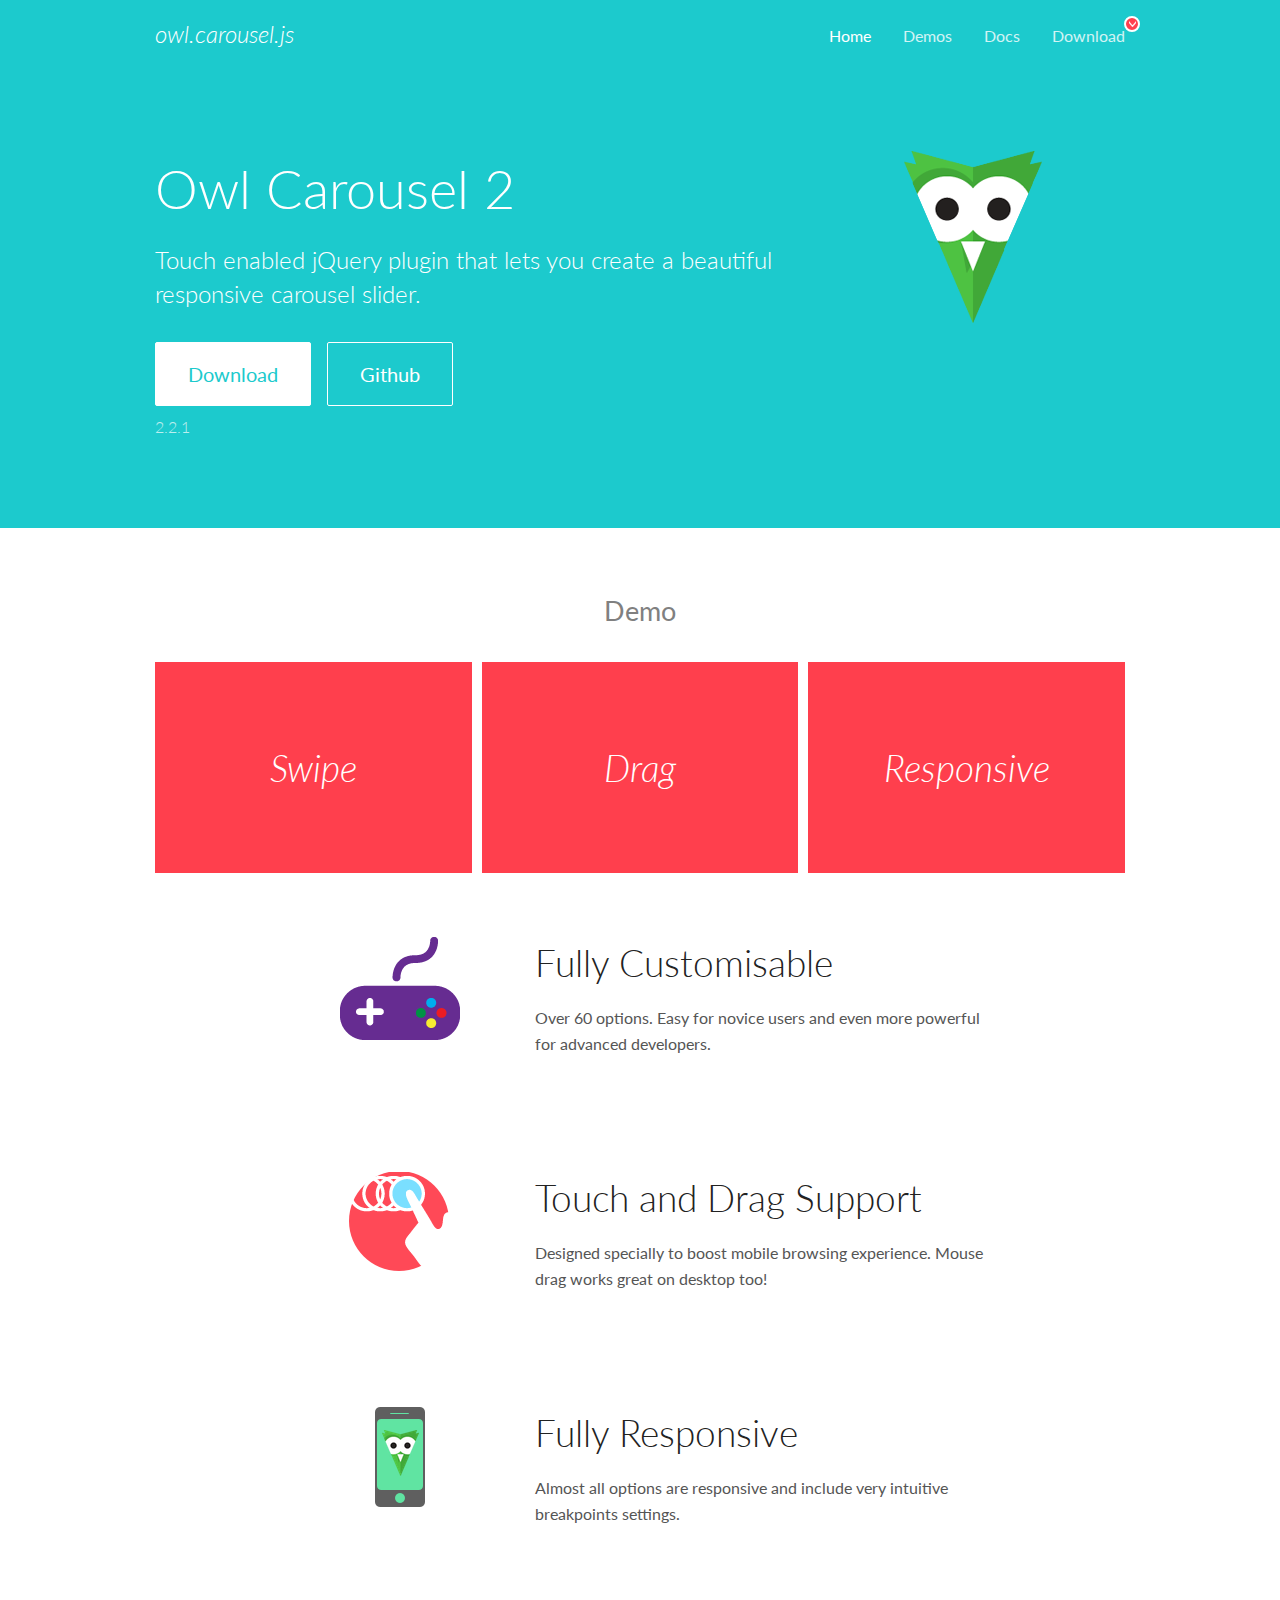
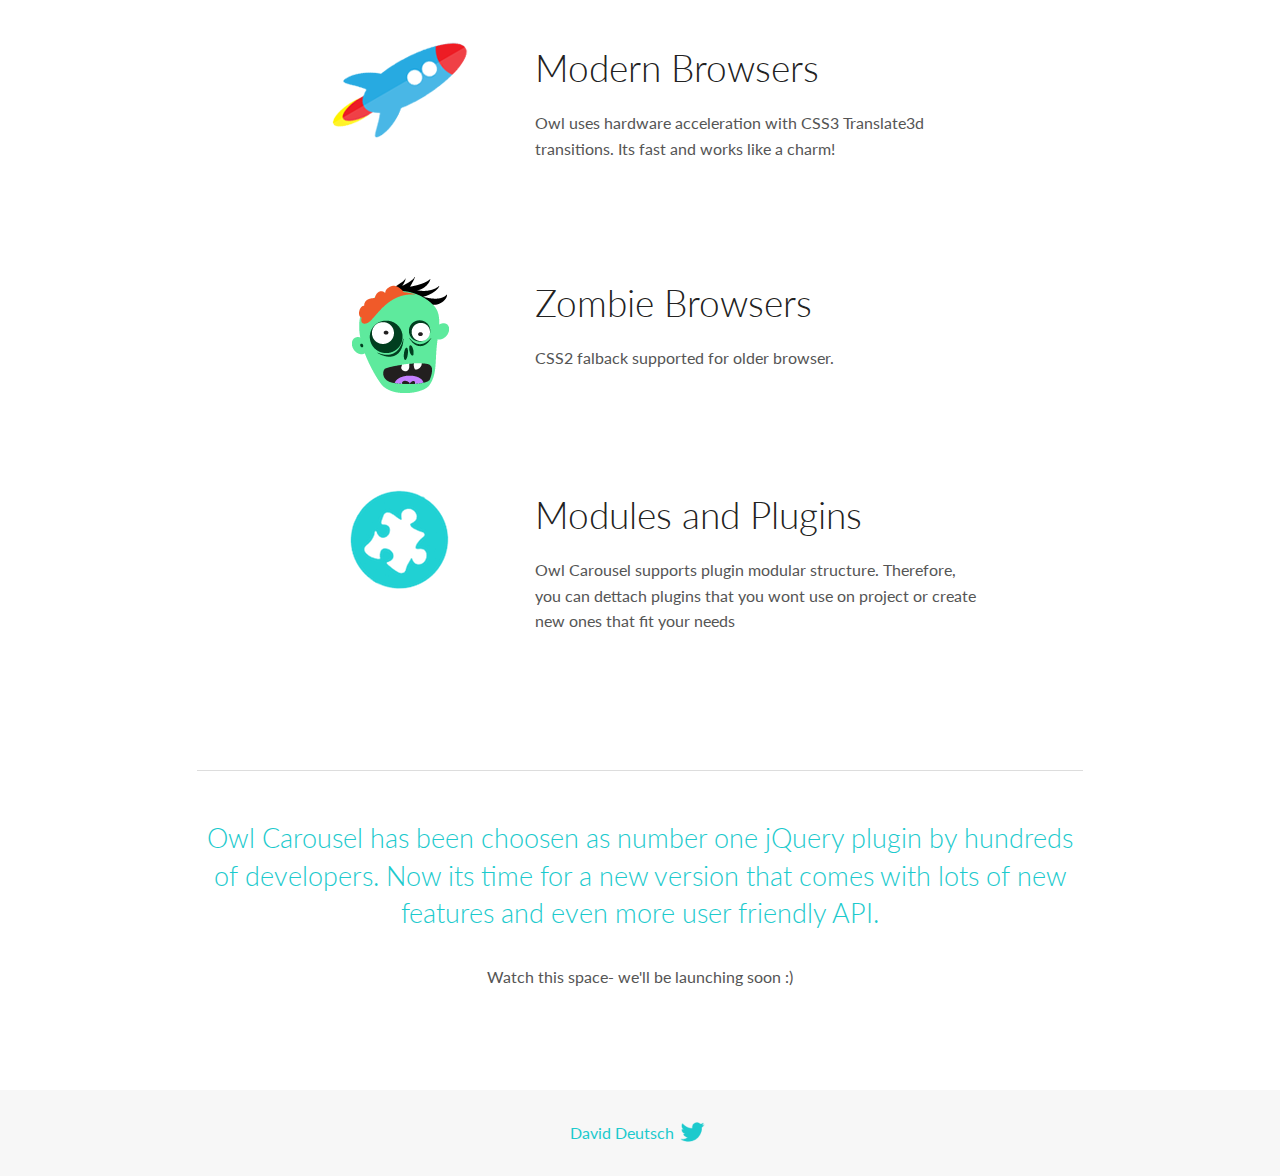
<file: assets/lib/owl.carousel/docs/index.html>
<!DOCTYPE html>
<html lang="en">
  <head>

    <!-- head -->
    <meta charset="utf-8">
    <meta name="msapplication-tap-highlight" content="no" />
    <meta name="viewport" content="width=device-width, initial-scale=1.0" />
    <meta name="description" content="Touch enabled jQuery plugin that lets you create beautiful responsive carousel slider.">
    <meta name="author" content="David Deutsch">
    <title>
      Home | Owl Carousel | 2.2.1
    </title>

    <!-- Stylesheets -->
    <link href='https://fonts.googleapis.com/css?family=Lato:300,400,700,400italic,300italic' rel='stylesheet' type='text/css'>
    <link rel="stylesheet" href="assets/css/docs.theme.min.css">

    <!-- Owl Stylesheets -->
    <link rel="stylesheet" href="assets/owlcarousel/assets/owl.carousel.min.css">
    <link rel="stylesheet" href="assets/owlcarousel/assets/owl.theme.default.min.css">

    <!-- HTML5 shim and Respond.js IE8 support of HTML5 elements and media queries -->

    <!--[if lt IE 9]>
      <script src="https://oss.maxcdn.com/libs/html5shiv/3.7.0/html5shiv.js"></script>
      <script src="https://oss.maxcdn.com/libs/respond.js/1.3.0/respond.min.js"></script>
    <![endif]-->

    <!-- Favicons -->
    <link rel="apple-touch-icon-precomposed" sizes="144x144" href="assets/ico/apple-touch-icon-144-precomposed.png">
    <link rel="shortcut icon" href="assets/ico/favicon.png">
    <link rel="shortcut icon" href="favicon.ico">

    <!-- Yeah i know js should not be in header. Its required for demos.-->

    <!-- javascript -->
    <script src="assets/vendors/jquery.min.js"></script>
    <script src="assets/owlcarousel/owl.carousel.js"></script>
  </head>
  <body>

    <!-- header -->
    <header class="header">
      <div class="row">
        <div class="large-12 columns">
          <div class="brand left">
            <h3>
              <a href="/OwlCarousel2/">owl.carousel.js</a> 
            </h3>
          </div>
          <a id="toggle-nav" class="right">
            <span></span> <span></span> <span></span> 
          </a> 
          <div class="nav-bar">
            <ul class="clearfix">
              <li class="active">
                <a href="/OwlCarousel2/index.html">Home</a> 
              </li>
              <li> <a href="/OwlCarousel2/demos/demos.html">Demos</a>  </li>
              <li> <a href="/OwlCarousel2/docs/started-welcome.html">Docs</a>  </li>
              <li>
                <a href="https://github.com/OwlCarousel2/OwlCarousel2/archive/2.2.1.zip">Download</a> 
                <span class="download"></span> 
              </li>
            </ul>
          </div>
        </div>
      </div>
    </header>

    <!-- home panel -->
    <section id="hero">
      <div class="row">
        <div class="large-8 medium-8 columns">
          <h1>Owl Carousel 2</h1>
          <h4>Touch enabled jQuery plugin that lets you create a beautiful responsive carousel slider.</h4>
          <a href="https://github.com/OwlCarousel2/OwlCarousel2/archive/2.2.1.zip" class="hero-button">Download</a> 
          <a href="https://github.com/OwlCarousel2/OwlCarousel2" class="hero-button outline">Github</a> 
          <p>2.2.1</p>
        </div>
        <div class="large-4 medium-4 columns">
          <img class="owl-logo" src="assets/img/owl-logo.png" alt="mr. Owl">
        </div>
      </div>
    </section>

    <!-- body -->
    <div class="home-demo">
      <div class="row">
        <div class="large-12 columns">
          <h3>Demo</h3>
          <div class="owl-carousel">
            <div class="item">
              <h2>Swipe</h2>
            </div>
            <div class="item">
              <h2>Drag</h2>
            </div>
            <div class="item">
              <h2>Responsive</h2>
            </div>
            <div class="item">
              <h2>CSS3</h2>
            </div>
            <div class="item">
              <h2>Fast</h2>
            </div>
            <div class="item">
              <h2>Easy</h2>
            </div>
            <div class="item">
              <h2>Free</h2>
            </div>
            <div class="item">
              <h2>Upgradable</h2>
            </div>
            <div class="item">
              <h2>Tons of options</h2>
            </div>
            <div class="item">
              <h2>Infinity</h2>
            </div>
            <div class="item">
              <h2>Auto Width</h2>
            </div>
          </div>
        </div>
      </div>
    </div>
    <script>
      var owl = $('.owl-carousel');
      owl.owlCarousel({
        margin: 10,
        loop: true,
        responsive: {
          0: {
            items: 1
          },
          600: {
            items: 2
          },
          1000: {
            items: 3
          }
        }
      })
    </script>

    <!-- features -->
    <div id="features">
      <div class="row">
        <div class="small-12 medium-9 small-centered columns">
          <section class="row feature">
            <div class="medium-4 small-12 columns">
              <img src="assets/img/feature-options.png" alt="">
            </div>
            <div class="medium-8 small-12 columns">
              <h2>Fully Customisable</h2>
              <p>Over 60 options. Easy for novice users and even more powerful for advanced developers.</p>
            </div>
          </section>
          <section class="row feature">
            <div class="medium-4 small-12 columns">
              <img src="assets/img/feature-drag.png" alt="">
            </div>
            <div class="medium-8 small-12 columns">
              <h2>Touch and Drag Support</h2>
              <p>Designed specially to boost mobile browsing experience. Mouse drag works great on desktop too!</p>
            </div>
          </section>
          <section class="row feature">
            <div class="medium-4 small-12 columns">
              <img src="assets/img/feature-responsive.png" alt="">
            </div>
            <div class="medium-8 small-12 columns">
              <h2>Fully Responsive</h2>
              <p>Almost all options are responsive and include very intuitive breakpoints settings.</p>
            </div>
          </section>
          <section class="row feature">
            <div class="medium-4 small-12 columns">
              <img src="assets/img/feature-modern.png" alt="">
            </div>
            <div class="medium-8 small-12 columns">
              <h2>Modern Browsers</h2>
              <p>Owl uses hardware acceleration with CSS3 Translate3d transitions. Its fast and works like a charm! </p>
            </div>
          </section>
          <section class="row feature">
            <div class="medium-4 small-12 columns">
              <img src="assets/img/feature-zombie.png" alt="">
            </div>
            <div class="medium-8 small-12 columns">
              <h2>Zombie Browsers</h2>
              <p>CSS2 falback supported for older browser.</p>
            </div>
          </section>
          <section class="row feature">
            <div class="medium-4 small-12 columns">
              <img src="assets/img/feature-module.png" alt="">
            </div>
            <div class="medium-8 small-12 columns">
              <h2>Modules and Plugins</h2>
              <p>Owl Carousel supports plugin modular structure. Therefore, you can dettach plugins that you wont use on project or create new ones that fit your needs</p>
            </div>
          </section>
        </div>
      </div>
    </div>

    <!-- footer -->
    <section id="teaser-text">
      <div class="row">
        <div class="small-12 medium-11 small-centered columns">
          <hr>
          <h3 id="owl-carousel-has-been-choosen-as-number-one-jquery-plugin-by-hundreds-of-developers-now-its-time-for-a-new-version-that-comes-with-lots-of-new-features-and-even-more-user-friendly-api-">Owl Carousel has been choosen as number one jQuery plugin by hundreds of developers. Now its time for a new version that comes with lots of new features and even more user friendly API.</h3>
          <p>Watch this space- we&#39;ll be launching soon :)</p>
        </div>
      </div>
    </section>

    <!-- footer -->
    <footer class="footer">
      <div class="row">
        <div class="large-12 columns">
          <h5>
            <a href="/OwlCarousel2/docs/support-contact.html">David Deutsch</a> 
            <a id="custom-tweet-button" href="https://twitter.com/share?url=https://github.com/OwlCarousel2/OwlCarousel2&text=Owl Carousel - This is so awesome! " target="_blank"></a> 
          </h5>
        </div>
      </div>
    </footer>

    <!-- vendors -->
    <script src="assets/vendors/highlight.js"></script>
    <script src="assets/js/app.js"></script>
  </body>
</html>
</file>
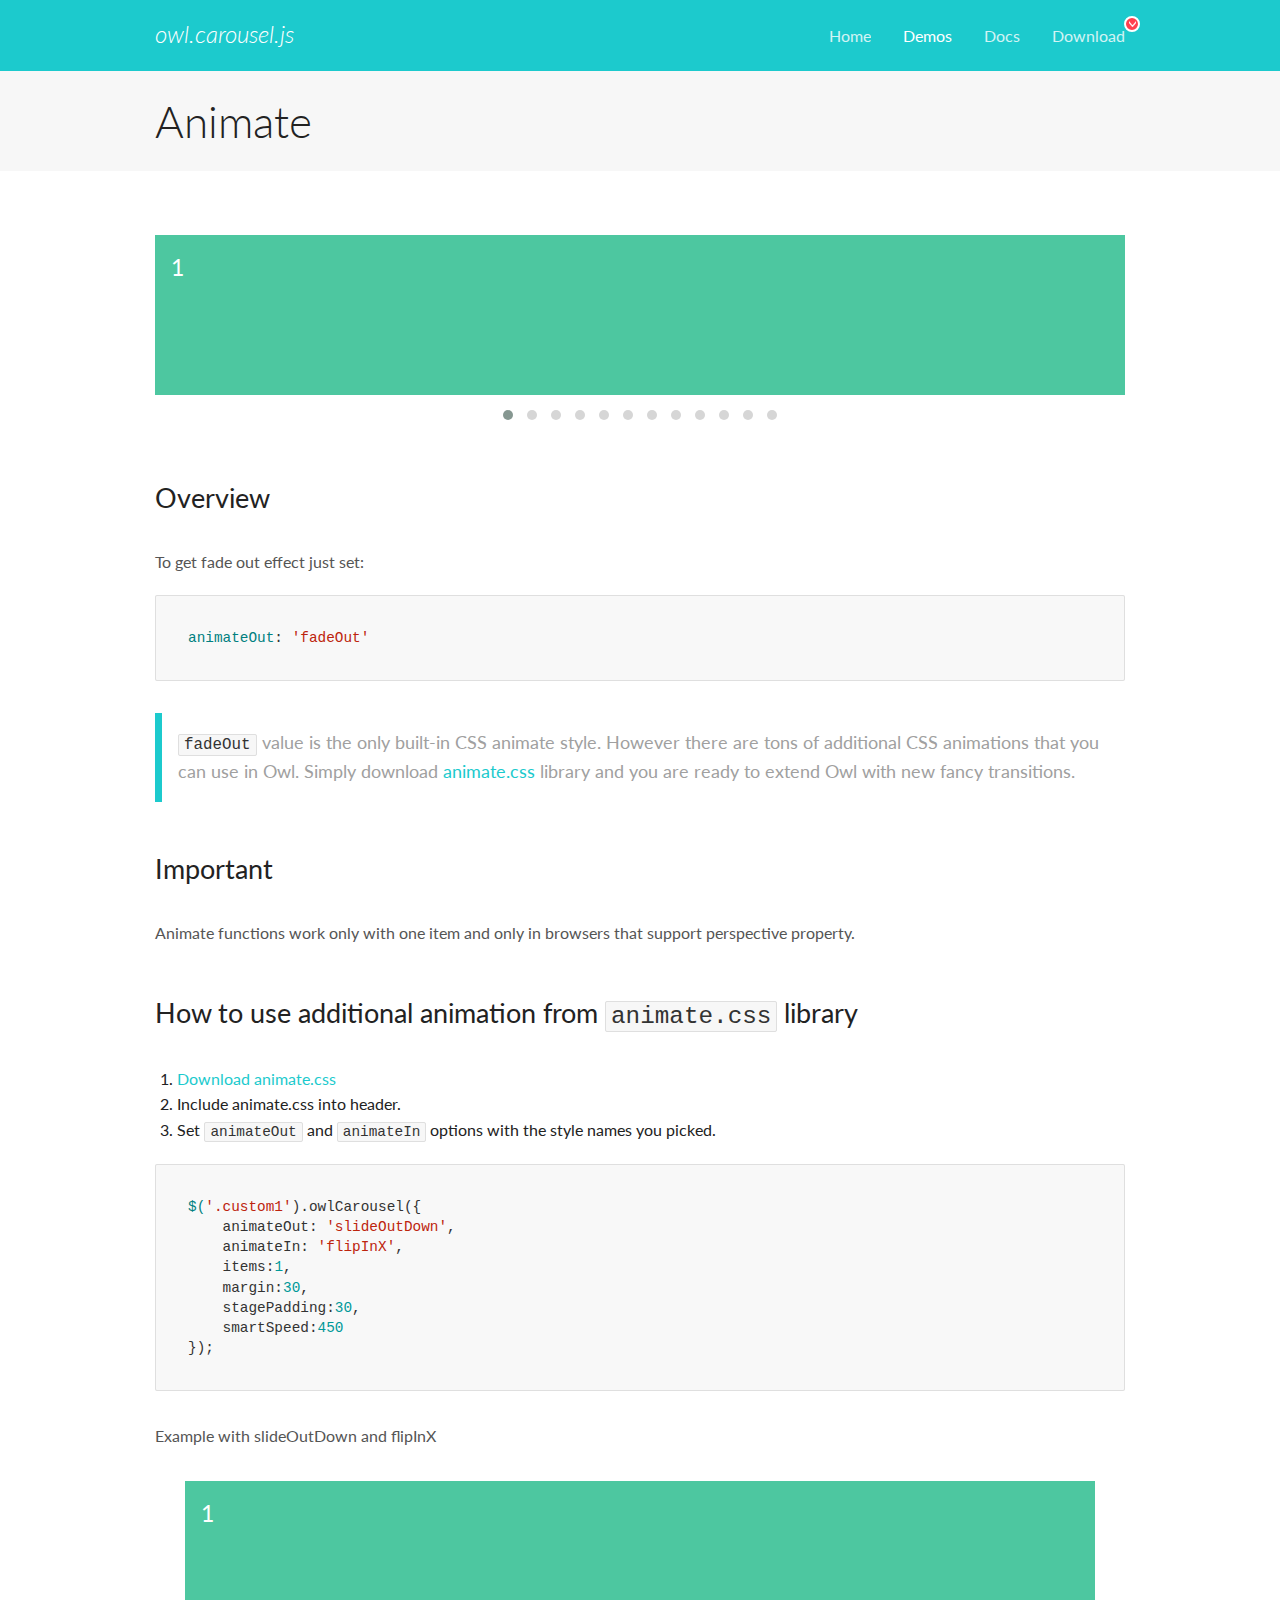
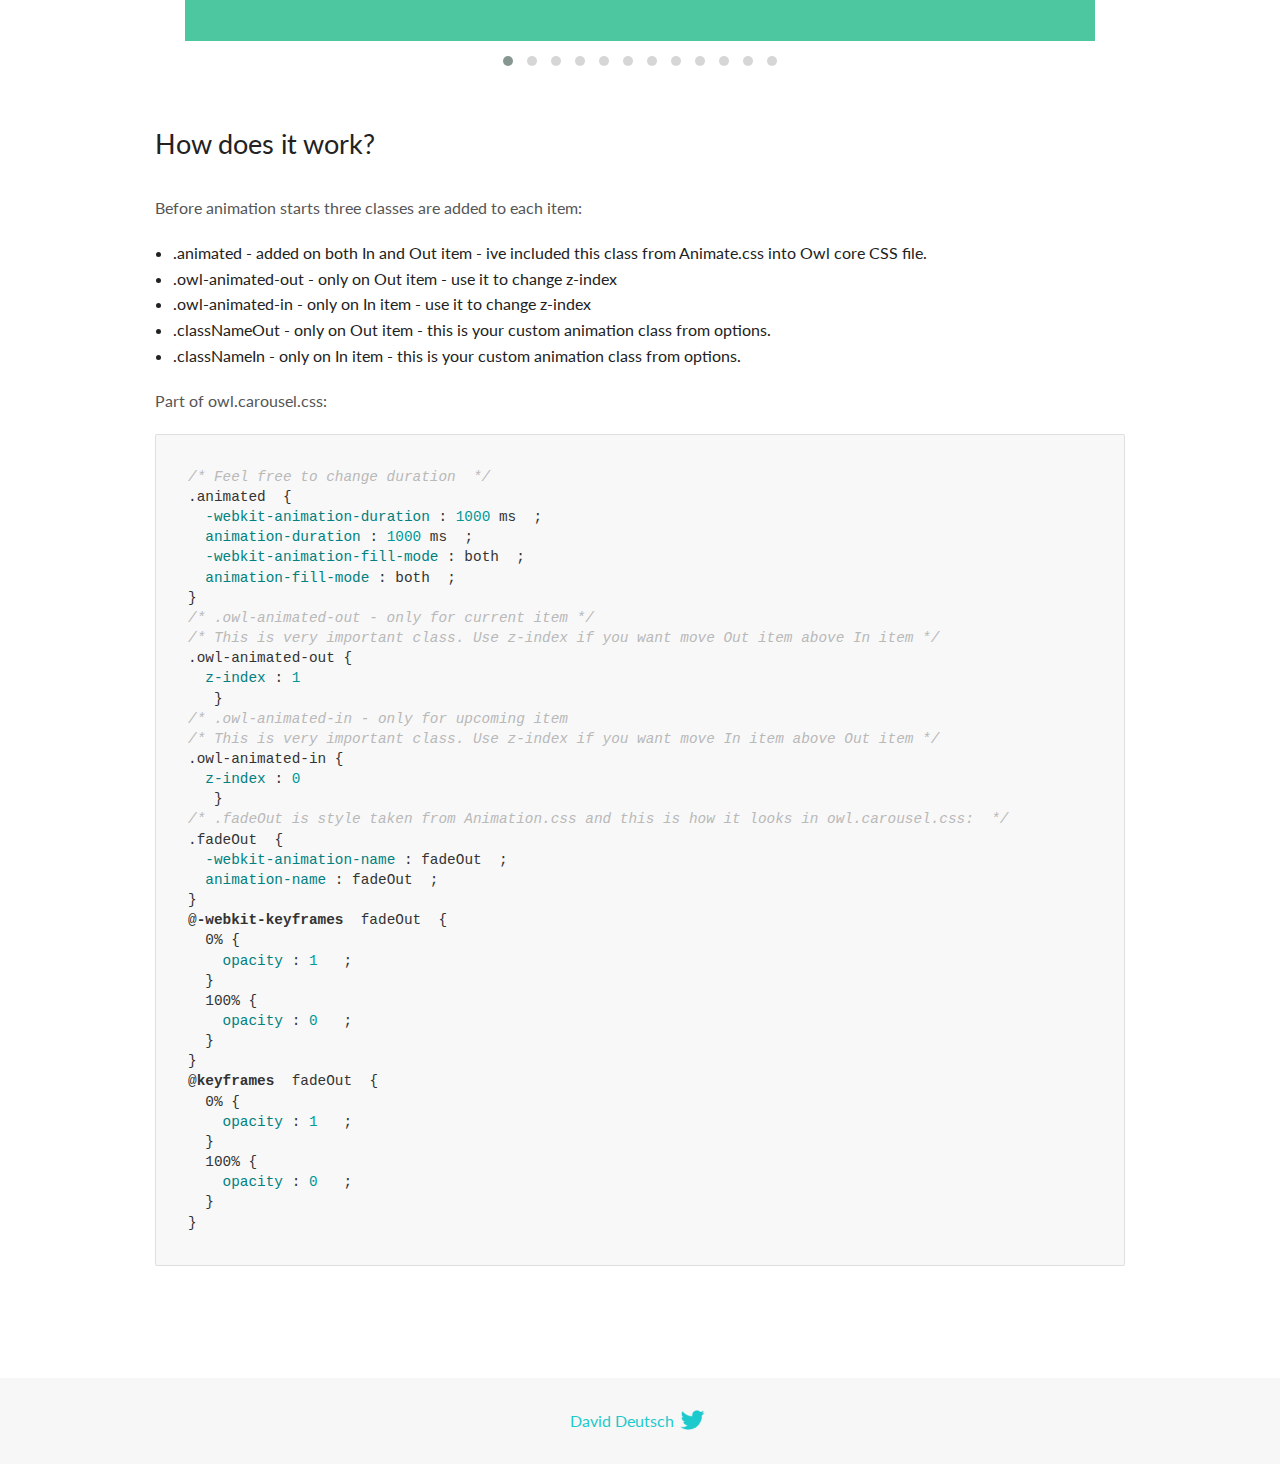
<file: assets/lib/owl.carousel/docs/demos/animate.html>
<!DOCTYPE html>
<html lang="en">
  <head>

    <!-- head -->
    <meta charset="utf-8">
    <meta name="msapplication-tap-highlight" content="no" />
    <meta name="viewport" content="width=device-width, initial-scale=1.0" />
    <meta name="description" content="Animate carousel">
    <meta name="author" content="David Deutsch">
    <title>
      Animate Demo | Owl Carousel | 2.2.1
    </title>

    <!-- Stylesheets -->
    <link href='https://fonts.googleapis.com/css?family=Lato:300,400,700,400italic,300italic' rel='stylesheet' type='text/css'>
    <link rel="stylesheet" href="../assets/css/docs.theme.min.css">

    <!-- Owl Stylesheets -->
    <link rel="stylesheet" href="../assets/owlcarousel/assets/owl.carousel.min.css">
    <link rel="stylesheet" href="../assets/owlcarousel/assets/owl.theme.default.min.css">

    <!-- HTML5 shim and Respond.js IE8 support of HTML5 elements and media queries -->

    <!--[if lt IE 9]>
      <script src="https://oss.maxcdn.com/libs/html5shiv/3.7.0/html5shiv.js"></script>
      <script src="https://oss.maxcdn.com/libs/respond.js/1.3.0/respond.min.js"></script>
    <![endif]-->

    <!-- Favicons -->
    <link rel="apple-touch-icon-precomposed" sizes="144x144" href="../assets/ico/apple-touch-icon-144-precomposed.png">
    <link rel="shortcut icon" href="../assets/ico/favicon.png">
    <link rel="shortcut icon" href="favicon.ico">

    <!-- Yeah i know js should not be in header. Its required for demos.-->

    <!-- javascript -->
    <script src="../assets/vendors/jquery.min.js"></script>
    <script src="../assets/owlcarousel/owl.carousel.js"></script>
  </head>
  <body>

    <!-- header -->
    <header class="header">
      <div class="row">
        <div class="large-12 columns">
          <div class="brand left">
            <h3>
              <a href="/OwlCarousel2/">owl.carousel.js</a> 
            </h3>
          </div>
          <a id="toggle-nav" class="right">
            <span></span> <span></span> <span></span> 
          </a> 
          <div class="nav-bar">
            <ul class="clearfix">
              <li> <a href="/OwlCarousel2/index.html">Home</a>  </li>
              <li class="active">
                <a href="/OwlCarousel2/demos/demos.html">Demos</a> 
              </li>
              <li> <a href="/OwlCarousel2/docs/started-welcome.html">Docs</a>  </li>
              <li>
                <a href="https://github.com/OwlCarousel2/OwlCarousel2/archive/2.2.1.zip">Download</a> 
                <span class="download"></span> 
              </li>
            </ul>
          </div>
        </div>
      </div>
    </header>

    <!-- title -->
    <section class="title">
      <div class="row">
        <div class="large-12 columns">
          <h1>Animate</h1>
        </div>
      </div>
    </section>

    <!--  Demos -->
    <section id="demos">
      <div class="row">
        <div class="large-12 columns">
          <div class="fadeOut owl-carousel owl-theme">
            <div class="item">
              <h4>1</h4>
            </div>
            <div class="item">
              <h4>2</h4>
            </div>
            <div class="item">
              <h4>3</h4>
            </div>
            <div class="item">
              <h4>4</h4>
            </div>
            <div class="item">
              <h4>5</h4>
            </div>
            <div class="item">
              <h4>6</h4>
            </div>
            <div class="item">
              <h4>7</h4>
            </div>
            <div class="item">
              <h4>8</h4>
            </div>
            <div class="item">
              <h4>9</h4>
            </div>
            <div class="item">
              <h4>10</h4>
            </div>
            <div class="item">
              <h4>11</h4>
            </div>
            <div class="item">
              <h4>12</h4>
            </div>
          </div>
          <h3 id="overview">Overview</h3>
          <p>To get fade out effect just set:</p>
          <pre><code>animateOut: &#39;fadeOut&#39;</code></pre>
          <blockquote>
            <p><code>fadeOut</code> value is the only built-in CSS animate style. However there are tons of additional CSS animations that you can use in Owl. Simply download
              <a href="https://daneden.github.io/animate.css/">animate.css</a>  library and you are ready to extend Owl with new fancy transitions.</p>
          </blockquote>
          <h3 id="important">Important</h3>
          <p>Animate functions work only with one item and only in browsers that support perspective property.</p>
          <h3 id="how-to-use-additional-animation-from-animate-css-library">How to use additional animation from <code>animate.css</code> library</h3>
          <ol>
            <li> <a href="https://daneden.github.io/animate.css/">Download animate.css</a>  </li>
            <li>Include animate.css into header.</li>
            <li>Set <code>animateOut</code> and <code>animateIn</code> options with the style names you picked.</li>
          </ol>
          <pre><code>$(&#39;.custom1&#39;).owlCarousel({
    animateOut: &#39;slideOutDown&#39;,
    animateIn: &#39;flipInX&#39;,
    items:1,
    margin:30,
    stagePadding:30,
    smartSpeed:450
});</code></pre>
          <p>Example with slideOutDown and flipInX</p>
          <div class="custom1 owl-carousel owl-theme">
            <div class="item">
              <h4>1</h4>
            </div>
            <div class="item">
              <h4>2</h4>
            </div>
            <div class="item">
              <h4>3</h4>
            </div>
            <div class="item">
              <h4>4</h4>
            </div>
            <div class="item">
              <h4>5</h4>
            </div>
            <div class="item">
              <h4>6</h4>
            </div>
            <div class="item">
              <h4>7</h4>
            </div>
            <div class="item">
              <h4>8</h4>
            </div>
            <div class="item">
              <h4>9</h4>
            </div>
            <div class="item">
              <h4>10</h4>
            </div>
            <div class="item">
              <h4>11</h4>
            </div>
            <div class="item">
              <h4>12</h4>
            </div>
          </div>
          <h3 id="how-does-it-work-">How does it work?</h3>
          <p>Before animation starts three classes are added to each item:</p>
          <ul>
            <li>.animated - added on both In and Out item - ive included this class from Animate.css into Owl core CSS file.</li>
            <li>.owl-animated-out - only on Out item - use it to change z-index</li>
            <li>.owl-animated-in - only on In item - use it to change z-index</li>
            <li>.classNameOut - only on Out item - this is your custom animation class from options.</li>
            <li>.classNameIn - only on In item - this is your custom animation class from options.</li>
          </ul>
          <p>Part of owl.carousel.css:</p>
          <pre><code class="language-css"><span class="comment">/* Feel free to change duration  */</span> 
<span class="class">.animated</span>  <span class="rules">{
  <span class="rule"><span class="attribute">-webkit-animation-duration</span> :<span class="value"> <span class="number">1000</span> ms</span> </span> ;
  <span class="rule"><span class="attribute">animation-duration</span> :<span class="value"> <span class="number">1000</span> ms</span> </span> ;
  <span class="rule"><span class="attribute">-webkit-animation-fill-mode</span> :<span class="value"> both</span> </span> ;
  <span class="rule"><span class="attribute">animation-fill-mode</span> :<span class="value"> both</span> </span> ;
<span class="rule">}</span> </span> 
<span class="comment">/* .owl-animated-out - only for current item */</span> 
<span class="comment">/* This is very important class. Use z-index if you want move Out item above In item */</span> 
<span class="class">.owl-animated-out</span> <span class="rules">{
  <span class="rule"><span class="attribute">z-index</span> :<span class="value"> <span class="number">1</span> 
</span> </span> </span> }
<span class="comment">/* .owl-animated-in - only for upcoming item
/* This is very important class. Use z-index if you want move In item above Out item */</span> 
<span class="class">.owl-animated-in</span> <span class="rules">{
  <span class="rule"><span class="attribute">z-index</span> :<span class="value"> <span class="number">0</span> 
</span> </span> </span> }
<span class="comment">/* .fadeOut is style taken from Animation.css and this is how it looks in owl.carousel.css:  */</span> 
<span class="class">.fadeOut</span>  <span class="rules">{
  <span class="rule"><span class="attribute">-webkit-animation-name</span> :<span class="value"> fadeOut</span> </span> ;
  <span class="rule"><span class="attribute">animation-name</span> :<span class="value"> fadeOut</span> </span> ;
<span class="rule">}</span> </span> 
<span class="at_rule">@<span class="keyword">-webkit-keyframes</span>  fadeOut </span> {
  0% <span class="rules">{
    <span class="rule"><span class="attribute">opacity</span> :<span class="value"> <span class="number">1</span> </span> </span> ;
  <span class="rule">}</span> </span> 
  100% <span class="rules">{
    <span class="rule"><span class="attribute">opacity</span> :<span class="value"> <span class="number">0</span> </span> </span> ;
  <span class="rule">}</span> </span> 
}
<span class="at_rule">@<span class="keyword">keyframes</span>  fadeOut </span> {
  0% <span class="rules">{
    <span class="rule"><span class="attribute">opacity</span> :<span class="value"> <span class="number">1</span> </span> </span> ;
  <span class="rule">}</span> </span> 
  100% <span class="rules">{
    <span class="rule"><span class="attribute">opacity</span> :<span class="value"> <span class="number">0</span> </span> </span> ;
  <span class="rule">}</span> </span> 
}</code></pre>
          <link rel="stylesheet" href="../assets/css/animate.css">
          <script>
            jQuery(document).ready(function($) {
              $('.fadeOut').owlCarousel({
                items: 1,
                animateOut: 'fadeOut',
                loop: true,
                margin: 10,
              });
              $('.custom1').owlCarousel({
                animateOut: 'slideOutDown',
                animateIn: 'flipInX',
                items: 1,
                margin: 30,
                stagePadding: 30,
                smartSpeed: 450
              });
            });
          </script>
        </div>
      </div>
    </section>

    <!-- footer -->
    <footer class="footer">
      <div class="row">
        <div class="large-12 columns">
          <h5>
            <a href="/OwlCarousel2/docs/support-contact.html">David Deutsch</a> 
            <a id="custom-tweet-button" href="https://twitter.com/share?url=https://github.com/OwlCarousel2/OwlCarousel2&text=Owl Carousel - This is so awesome! " target="_blank"></a> 
          </h5>
        </div>
      </div>
    </footer>

    <!-- vendors -->
    <script src="../assets/vendors/highlight.js"></script>
    <script src="../assets/js/app.js"></script>
  </body>
</html>
</file>
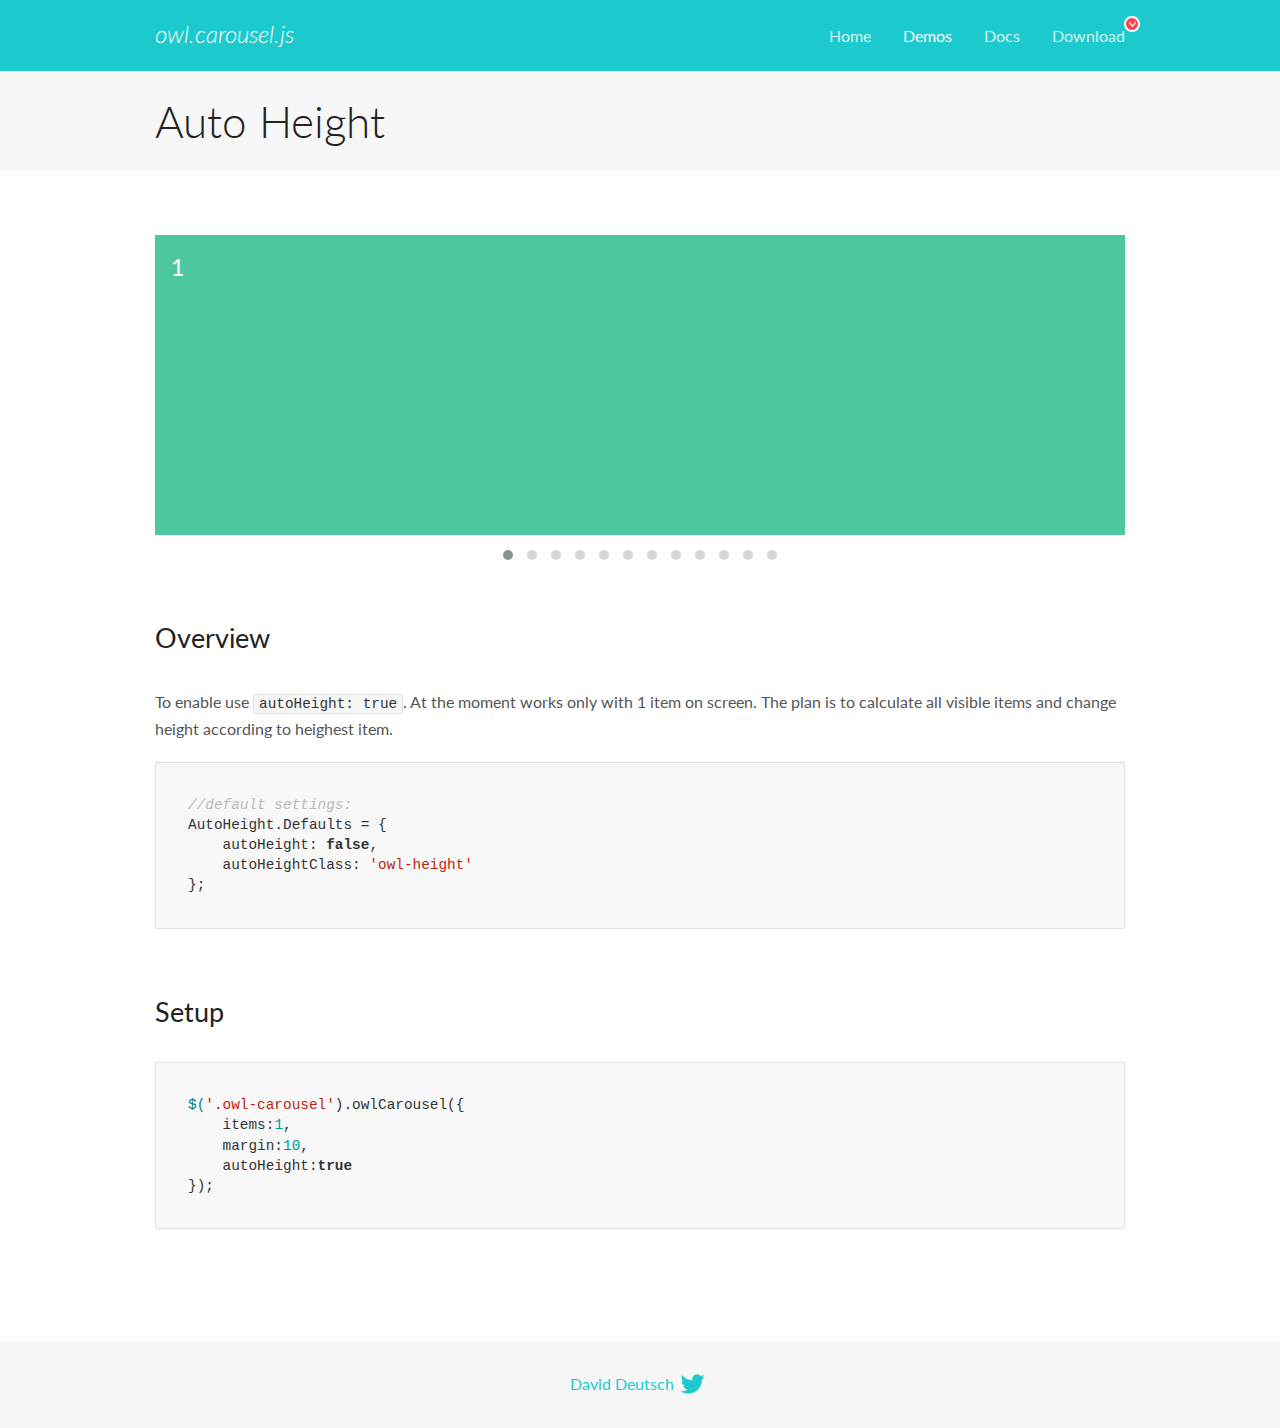
<file: assets/lib/owl.carousel/docs/demos/autoheight.html>
<!DOCTYPE html>
<html lang="en">
  <head>

    <!-- head -->
    <meta charset="utf-8">
    <meta name="msapplication-tap-highlight" content="no" />
    <meta name="viewport" content="width=device-width, initial-scale=1.0" />
    <meta name="description" content="autoHeight usage demo">
    <meta name="author" content="David Deutsch">
    <title>
      Auto Height Demo | Owl Carousel | 2.2.1
    </title>

    <!-- Stylesheets -->
    <link href='https://fonts.googleapis.com/css?family=Lato:300,400,700,400italic,300italic' rel='stylesheet' type='text/css'>
    <link rel="stylesheet" href="../assets/css/docs.theme.min.css">

    <!-- Owl Stylesheets -->
    <link rel="stylesheet" href="../assets/owlcarousel/assets/owl.carousel.min.css">
    <link rel="stylesheet" href="../assets/owlcarousel/assets/owl.theme.default.min.css">

    <!-- HTML5 shim and Respond.js IE8 support of HTML5 elements and media queries -->

    <!--[if lt IE 9]>
      <script src="https://oss.maxcdn.com/libs/html5shiv/3.7.0/html5shiv.js"></script>
      <script src="https://oss.maxcdn.com/libs/respond.js/1.3.0/respond.min.js"></script>
    <![endif]-->

    <!-- Favicons -->
    <link rel="apple-touch-icon-precomposed" sizes="144x144" href="../assets/ico/apple-touch-icon-144-precomposed.png">
    <link rel="shortcut icon" href="../assets/ico/favicon.png">
    <link rel="shortcut icon" href="favicon.ico">

    <!-- Yeah i know js should not be in header. Its required for demos.-->

    <!-- javascript -->
    <script src="../assets/vendors/jquery.min.js"></script>
    <script src="../assets/owlcarousel/owl.carousel.js"></script>
  </head>
  <body>

    <!-- header -->
    <header class="header">
      <div class="row">
        <div class="large-12 columns">
          <div class="brand left">
            <h3>
              <a href="/OwlCarousel2/">owl.carousel.js</a> 
            </h3>
          </div>
          <a id="toggle-nav" class="right">
            <span></span> <span></span> <span></span> 
          </a> 
          <div class="nav-bar">
            <ul class="clearfix">
              <li> <a href="/OwlCarousel2/index.html">Home</a>  </li>
              <li class="active">
                <a href="/OwlCarousel2/demos/demos.html">Demos</a> 
              </li>
              <li> <a href="/OwlCarousel2/docs/started-welcome.html">Docs</a>  </li>
              <li>
                <a href="https://github.com/OwlCarousel2/OwlCarousel2/archive/2.2.1.zip">Download</a> 
                <span class="download"></span> 
              </li>
            </ul>
          </div>
        </div>
      </div>
    </header>

    <!-- title -->
    <section class="title">
      <div class="row">
        <div class="large-12 columns">
          <h1>Auto Height</h1>
        </div>
      </div>
    </section>

    <!--  Demos -->
    <section id="demos">
      <div class="row">
        <div class="large-12 columns">
          <div class="owl-carousel owl-theme">
            <div class="item" style="height:300px">
              <h4>1</h4>
            </div>
            <div class="item" style="height:100px">
              <h4>2</h4>
            </div>
            <div class="item" style="height:500px">
              <h4>3</h4>
            </div>
            <div class="item" style="height:250px">
              <h4>4</h4>
            </div>
            <div class="item" style="height:400px">
              <h4>5</h4>
            </div>
            <div class="item" style="height:500px">
              <h4>6</h4>
            </div>
            <div class="item" style="height:600px">
              <h4>7</h4>
            </div>
            <div class="item" style="height:400px">
              <h4>8</h4>
            </div>
            <div class="item" style="height:300px">
              <h4>9</h4>
            </div>
            <div class="item" style="height:350px">
              <h4>10</h4>
            </div>
            <div class="item" style="height:200px">
              <h4>11</h4>
            </div>
            <div class="item" style="height:150px">
              <h4>12</h4>
            </div>
          </div>
          <h3 id="overview">Overview</h3>
          <p>To enable use <code>autoHeight: true</code>. At the moment works only with 1 item on screen. The plan is to calculate all visible items and change height according to heighest item.</p>
          <pre><code>//default settings:
AutoHeight.Defaults = {
    autoHeight: false,
    autoHeightClass: &#39;owl-height&#39;
};</code></pre>
          <h3 id="setup">Setup</h3>
          <pre><code>$(&#39;.owl-carousel&#39;).owlCarousel({
    items:1,
    margin:10,
    autoHeight:true
});</code></pre>
          <script>
            $(document).ready(function() {
              $('.owl-carousel').owlCarousel({
                items: 1,
                margin: 10,
                autoHeight: true
              });
            })
          </script>
        </div>
      </div>
    </section>

    <!-- footer -->
    <footer class="footer">
      <div class="row">
        <div class="large-12 columns">
          <h5>
            <a href="/OwlCarousel2/docs/support-contact.html">David Deutsch</a> 
            <a id="custom-tweet-button" href="https://twitter.com/share?url=https://github.com/OwlCarousel2/OwlCarousel2&text=Owl Carousel - This is so awesome! " target="_blank"></a> 
          </h5>
        </div>
      </div>
    </footer>

    <!-- vendors -->
    <script src="../assets/vendors/highlight.js"></script>
    <script src="../assets/js/app.js"></script>
  </body>
</html>
</file>
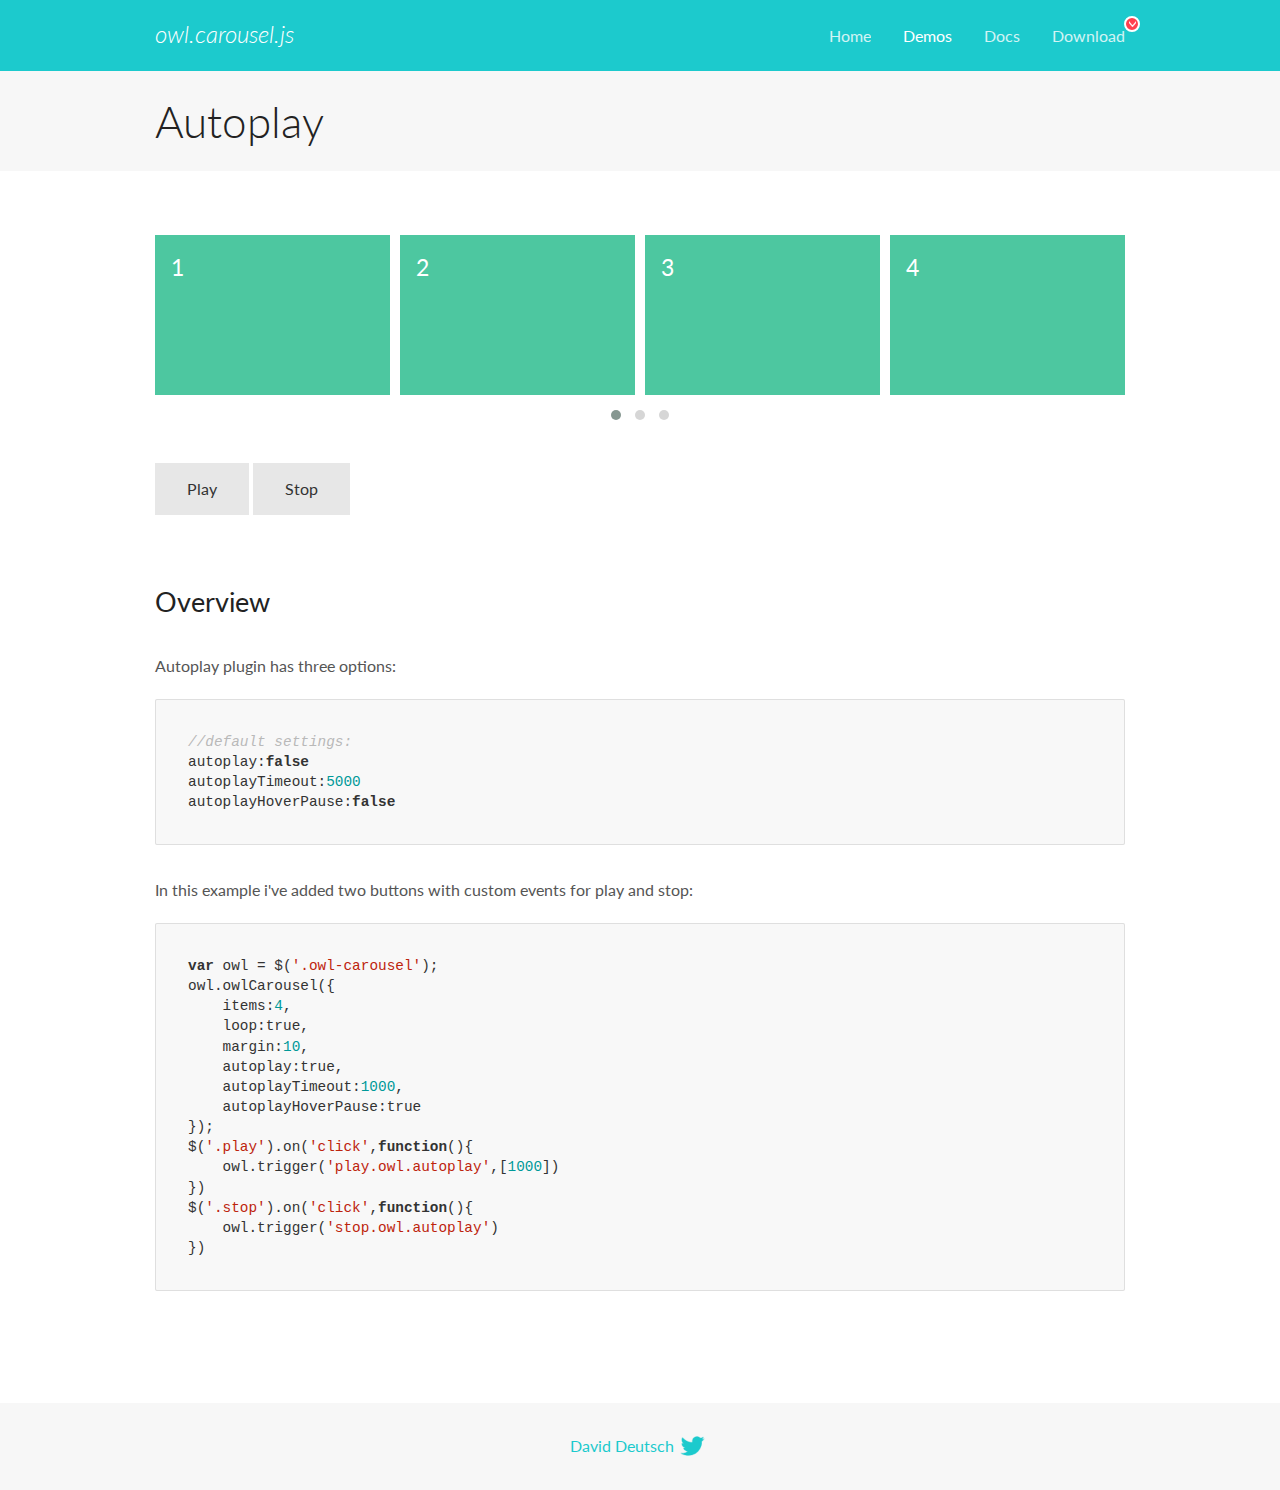
<file: assets/lib/owl.carousel/docs/demos/autoplay.html>
<!DOCTYPE html>
<html lang="en">
  <head>

    <!-- head -->
    <meta charset="utf-8">
    <meta name="msapplication-tap-highlight" content="no" />
    <meta name="viewport" content="width=device-width, initial-scale=1.0" />
    <meta name="description" content="Autoplay usage demo">
    <meta name="author" content="David Deutsch">
    <title>
      Autoplay Demo | Owl Carousel | 2.2.1
    </title>

    <!-- Stylesheets -->
    <link href='https://fonts.googleapis.com/css?family=Lato:300,400,700,400italic,300italic' rel='stylesheet' type='text/css'>
    <link rel="stylesheet" href="../assets/css/docs.theme.min.css">

    <!-- Owl Stylesheets -->
    <link rel="stylesheet" href="../assets/owlcarousel/assets/owl.carousel.min.css">
    <link rel="stylesheet" href="../assets/owlcarousel/assets/owl.theme.default.min.css">

    <!-- HTML5 shim and Respond.js IE8 support of HTML5 elements and media queries -->

    <!--[if lt IE 9]>
      <script src="https://oss.maxcdn.com/libs/html5shiv/3.7.0/html5shiv.js"></script>
      <script src="https://oss.maxcdn.com/libs/respond.js/1.3.0/respond.min.js"></script>
    <![endif]-->

    <!-- Favicons -->
    <link rel="apple-touch-icon-precomposed" sizes="144x144" href="../assets/ico/apple-touch-icon-144-precomposed.png">
    <link rel="shortcut icon" href="../assets/ico/favicon.png">
    <link rel="shortcut icon" href="favicon.ico">

    <!-- Yeah i know js should not be in header. Its required for demos.-->

    <!-- javascript -->
    <script src="../assets/vendors/jquery.min.js"></script>
    <script src="../assets/owlcarousel/owl.carousel.js"></script>
  </head>
  <body>

    <!-- header -->
    <header class="header">
      <div class="row">
        <div class="large-12 columns">
          <div class="brand left">
            <h3>
              <a href="/OwlCarousel2/">owl.carousel.js</a> 
            </h3>
          </div>
          <a id="toggle-nav" class="right">
            <span></span> <span></span> <span></span> 
          </a> 
          <div class="nav-bar">
            <ul class="clearfix">
              <li> <a href="/OwlCarousel2/index.html">Home</a>  </li>
              <li class="active">
                <a href="/OwlCarousel2/demos/demos.html">Demos</a> 
              </li>
              <li> <a href="/OwlCarousel2/docs/started-welcome.html">Docs</a>  </li>
              <li>
                <a href="https://github.com/OwlCarousel2/OwlCarousel2/archive/2.2.1.zip">Download</a> 
                <span class="download"></span> 
              </li>
            </ul>
          </div>
        </div>
      </div>
    </header>

    <!-- title -->
    <section class="title">
      <div class="row">
        <div class="large-12 columns">
          <h1>Autoplay</h1>
        </div>
      </div>
    </section>

    <!--  Demos -->
    <section id="demos">
      <div class="row">
        <div class="large-12 columns">
          <div class="owl-carousel owl-theme">
            <div class="item">
              <h4>1</h4>
            </div>
            <div class="item">
              <h4>2</h4>
            </div>
            <div class="item">
              <h4>3</h4>
            </div>
            <div class="item">
              <h4>4</h4>
            </div>
            <div class="item">
              <h4>5</h4>
            </div>
            <div class="item">
              <h4>6</h4>
            </div>
            <div class="item">
              <h4>7</h4>
            </div>
            <div class="item">
              <h4>8</h4>
            </div>
            <div class="item">
              <h4>9</h4>
            </div>
            <div class="item">
              <h4>10</h4>
            </div>
            <div class="item">
              <h4>11</h4>
            </div>
            <div class="item">
              <h4>12</h4>
            </div>
          </div>
          <a class="button secondary play">Play</a> 
          <a class="button secondary stop">Stop</a> 
          <h3 id="overview">Overview</h3>
          <p>Autoplay plugin has three options:</p>
          <pre><code>//default settings:
autoplay:false
autoplayTimeout:5000
autoplayHoverPause:false</code></pre>
          <p>In this example i&#39;ve added two buttons with custom events for play and stop:</p>
          <pre><code>var owl = $(&#39;.owl-carousel&#39;);
owl.owlCarousel({
    items:4,
    loop:true,
    margin:10,
    autoplay:true,
    autoplayTimeout:1000,
    autoplayHoverPause:true
});
$(&#39;.play&#39;).on(&#39;click&#39;,function(){
    owl.trigger(&#39;play.owl.autoplay&#39;,[1000])
})
$(&#39;.stop&#39;).on(&#39;click&#39;,function(){
    owl.trigger(&#39;stop.owl.autoplay&#39;)
})</code></pre>
          <script>
            $(document).ready(function() {
              var owl = $('.owl-carousel');
              owl.owlCarousel({
                items: 4,
                loop: true,
                margin: 10,
                autoplay: true,
                autoplayTimeout: 1000,
                autoplayHoverPause: true
              });
              $('.play').on('click', function() {
                owl.trigger('play.owl.autoplay', [1000])
              })
              $('.stop').on('click', function() {
                owl.trigger('stop.owl.autoplay')
              })
            })
          </script>
        </div>
      </div>
    </section>

    <!-- footer -->
    <footer class="footer">
      <div class="row">
        <div class="large-12 columns">
          <h5>
            <a href="/OwlCarousel2/docs/support-contact.html">David Deutsch</a> 
            <a id="custom-tweet-button" href="https://twitter.com/share?url=https://github.com/OwlCarousel2/OwlCarousel2&text=Owl Carousel - This is so awesome! " target="_blank"></a> 
          </h5>
        </div>
      </div>
    </footer>

    <!-- vendors -->
    <script src="../assets/vendors/highlight.js"></script>
    <script src="../assets/js/app.js"></script>
  </body>
</html>
</file>
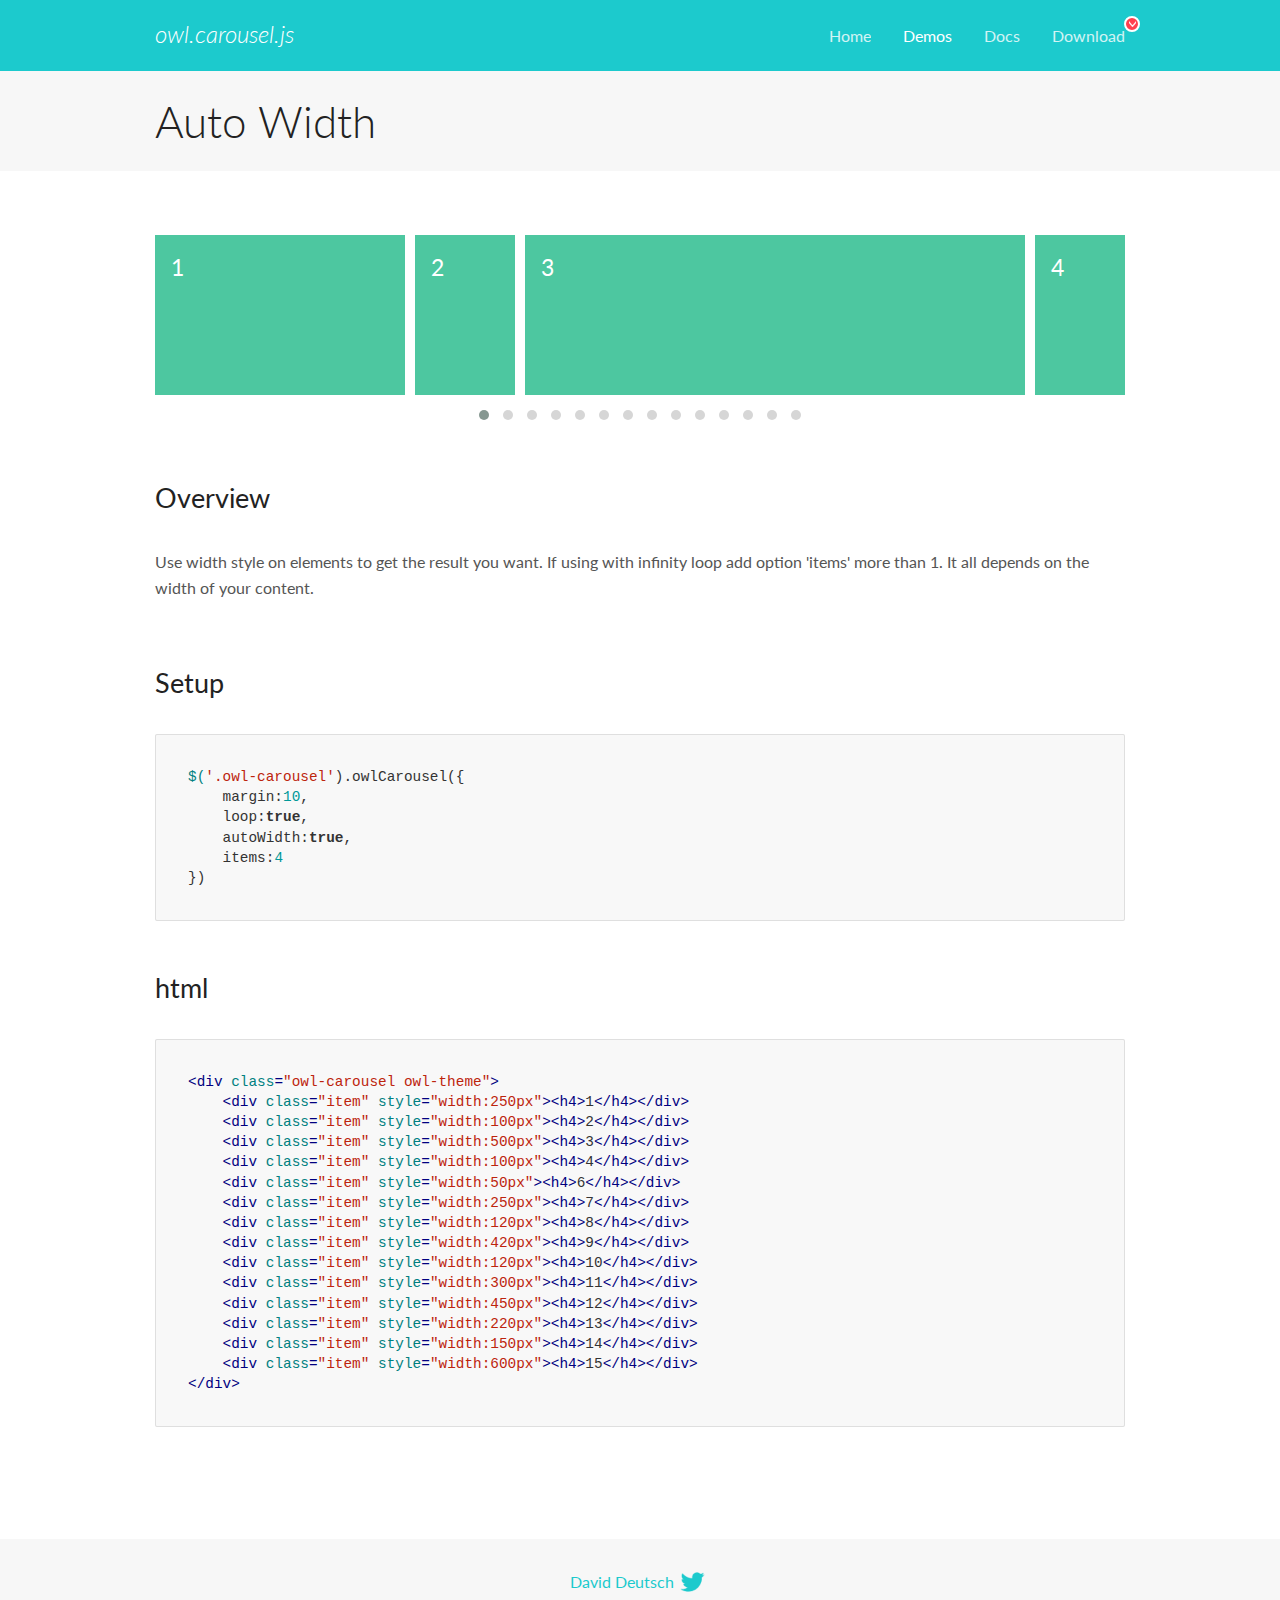
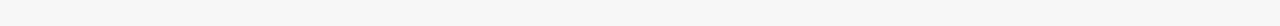
<file: assets/lib/owl.carousel/docs/demos/autowidth.html>
<!DOCTYPE html>
<html lang="en">
  <head>

    <!-- head -->
    <meta charset="utf-8">
    <meta name="msapplication-tap-highlight" content="no" />
    <meta name="viewport" content="width=device-width, initial-scale=1.0" />
    <meta name="description" content="Auto Width">
    <meta name="author" content="David Deutsch">
    <title>
      Auto Width Demo | Owl Carousel | 2.2.1
    </title>

    <!-- Stylesheets -->
    <link href='https://fonts.googleapis.com/css?family=Lato:300,400,700,400italic,300italic' rel='stylesheet' type='text/css'>
    <link rel="stylesheet" href="../assets/css/docs.theme.min.css">

    <!-- Owl Stylesheets -->
    <link rel="stylesheet" href="../assets/owlcarousel/assets/owl.carousel.min.css">
    <link rel="stylesheet" href="../assets/owlcarousel/assets/owl.theme.default.min.css">

    <!-- HTML5 shim and Respond.js IE8 support of HTML5 elements and media queries -->

    <!--[if lt IE 9]>
      <script src="https://oss.maxcdn.com/libs/html5shiv/3.7.0/html5shiv.js"></script>
      <script src="https://oss.maxcdn.com/libs/respond.js/1.3.0/respond.min.js"></script>
    <![endif]-->

    <!-- Favicons -->
    <link rel="apple-touch-icon-precomposed" sizes="144x144" href="../assets/ico/apple-touch-icon-144-precomposed.png">
    <link rel="shortcut icon" href="../assets/ico/favicon.png">
    <link rel="shortcut icon" href="favicon.ico">

    <!-- Yeah i know js should not be in header. Its required for demos.-->

    <!-- javascript -->
    <script src="../assets/vendors/jquery.min.js"></script>
    <script src="../assets/owlcarousel/owl.carousel.js"></script>
  </head>
  <body>

    <!-- header -->
    <header class="header">
      <div class="row">
        <div class="large-12 columns">
          <div class="brand left">
            <h3>
              <a href="/OwlCarousel2/">owl.carousel.js</a> 
            </h3>
          </div>
          <a id="toggle-nav" class="right">
            <span></span> <span></span> <span></span> 
          </a> 
          <div class="nav-bar">
            <ul class="clearfix">
              <li> <a href="/OwlCarousel2/index.html">Home</a>  </li>
              <li class="active">
                <a href="/OwlCarousel2/demos/demos.html">Demos</a> 
              </li>
              <li> <a href="/OwlCarousel2/docs/started-welcome.html">Docs</a>  </li>
              <li>
                <a href="https://github.com/OwlCarousel2/OwlCarousel2/archive/2.2.1.zip">Download</a> 
                <span class="download"></span> 
              </li>
            </ul>
          </div>
        </div>
      </div>
    </header>

    <!-- title -->
    <section class="title">
      <div class="row">
        <div class="large-12 columns">
          <h1>Auto Width</h1>
        </div>
      </div>
    </section>

    <!--  Demos -->
    <section id="demos">
      <div class="row">
        <div class="large-12 columns">
          <div class="owl-carousel owl-theme">
            <div class="item" style="width:250px">
              <h4>1</h4>
            </div>
            <div class="item" style="width:100px">
              <h4>2</h4>
            </div>
            <div class="item" style="width:500px">
              <h4>3</h4>
            </div>
            <div class="item" style="width:100px">
              <h4>4</h4>
            </div>
            <div class="item" style="width:50px">
              <h4>6</h4>
            </div>
            <div class="item" style="width:250px">
              <h4>7</h4>
            </div>
            <div class="item" style="width:120px">
              <h4>8</h4>
            </div>
            <div class="item" style="width:420px">
              <h4>9</h4>
            </div>
            <div class="item" style="width:120px">
              <h4>10</h4>
            </div>
            <div class="item" style="width:300px">
              <h4>11</h4>
            </div>
            <div class="item" style="width:450px">
              <h4>12</h4>
            </div>
            <div class="item" style="width:220px">
              <h4>13</h4>
            </div>
            <div class="item" style="width:150px">
              <h4>14</h4>
            </div>
            <div class="item" style="width:600px">
              <h4>15</h4>
            </div>
          </div>
          <h3 id="overview">Overview</h3>
          <p>Use width style on elements to get the result you want. If using with infinity loop add option &#39;items&#39; more than 1. It all depends on the width of your content.</p>
          <h3 id="setup">Setup</h3>
          <pre><code>$(&#39;.owl-carousel&#39;).owlCarousel({
    margin:10,
    loop:true,
    autoWidth:true,
    items:4
})</code></pre>
          <h3 id="html">html</h3>
          <pre><code>&lt;div class=&quot;owl-carousel owl-theme&quot;&gt;
    &lt;div class=&quot;item&quot; style=&quot;width:250px&quot;&gt;&lt;h4&gt;1&lt;/h4&gt;&lt;/div&gt;
    &lt;div class=&quot;item&quot; style=&quot;width:100px&quot;&gt;&lt;h4&gt;2&lt;/h4&gt;&lt;/div&gt;
    &lt;div class=&quot;item&quot; style=&quot;width:500px&quot;&gt;&lt;h4&gt;3&lt;/h4&gt;&lt;/div&gt;
    &lt;div class=&quot;item&quot; style=&quot;width:100px&quot;&gt;&lt;h4&gt;4&lt;/h4&gt;&lt;/div&gt;
    &lt;div class=&quot;item&quot; style=&quot;width:50px&quot;&gt;&lt;h4&gt;6&lt;/h4&gt;&lt;/div&gt;
    &lt;div class=&quot;item&quot; style=&quot;width:250px&quot;&gt;&lt;h4&gt;7&lt;/h4&gt;&lt;/div&gt;
    &lt;div class=&quot;item&quot; style=&quot;width:120px&quot;&gt;&lt;h4&gt;8&lt;/h4&gt;&lt;/div&gt;
    &lt;div class=&quot;item&quot; style=&quot;width:420px&quot;&gt;&lt;h4&gt;9&lt;/h4&gt;&lt;/div&gt;
    &lt;div class=&quot;item&quot; style=&quot;width:120px&quot;&gt;&lt;h4&gt;10&lt;/h4&gt;&lt;/div&gt;
    &lt;div class=&quot;item&quot; style=&quot;width:300px&quot;&gt;&lt;h4&gt;11&lt;/h4&gt;&lt;/div&gt;
    &lt;div class=&quot;item&quot; style=&quot;width:450px&quot;&gt;&lt;h4&gt;12&lt;/h4&gt;&lt;/div&gt;
    &lt;div class=&quot;item&quot; style=&quot;width:220px&quot;&gt;&lt;h4&gt;13&lt;/h4&gt;&lt;/div&gt;
    &lt;div class=&quot;item&quot; style=&quot;width:150px&quot;&gt;&lt;h4&gt;14&lt;/h4&gt;&lt;/div&gt;
    &lt;div class=&quot;item&quot; style=&quot;width:600px&quot;&gt;&lt;h4&gt;15&lt;/h4&gt;&lt;/div&gt;
&lt;/div&gt;</code></pre>
          <script>
            $(document).ready(function() {
              $('.owl-carousel').owlCarousel({
                margin: 10,
                loop: true,
                autoWidth: true,
                items: 4
              })
            })
          </script>
        </div>
      </div>
    </section>

    <!-- footer -->
    <footer class="footer">
      <div class="row">
        <div class="large-12 columns">
          <h5>
            <a href="/OwlCarousel2/docs/support-contact.html">David Deutsch</a> 
            <a id="custom-tweet-button" href="https://twitter.com/share?url=https://github.com/OwlCarousel2/OwlCarousel2&text=Owl Carousel - This is so awesome! " target="_blank"></a> 
          </h5>
        </div>
      </div>
    </footer>

    <!-- vendors -->
    <script src="../assets/vendors/highlight.js"></script>
    <script src="../assets/js/app.js"></script>
  </body>
</html>
</file>
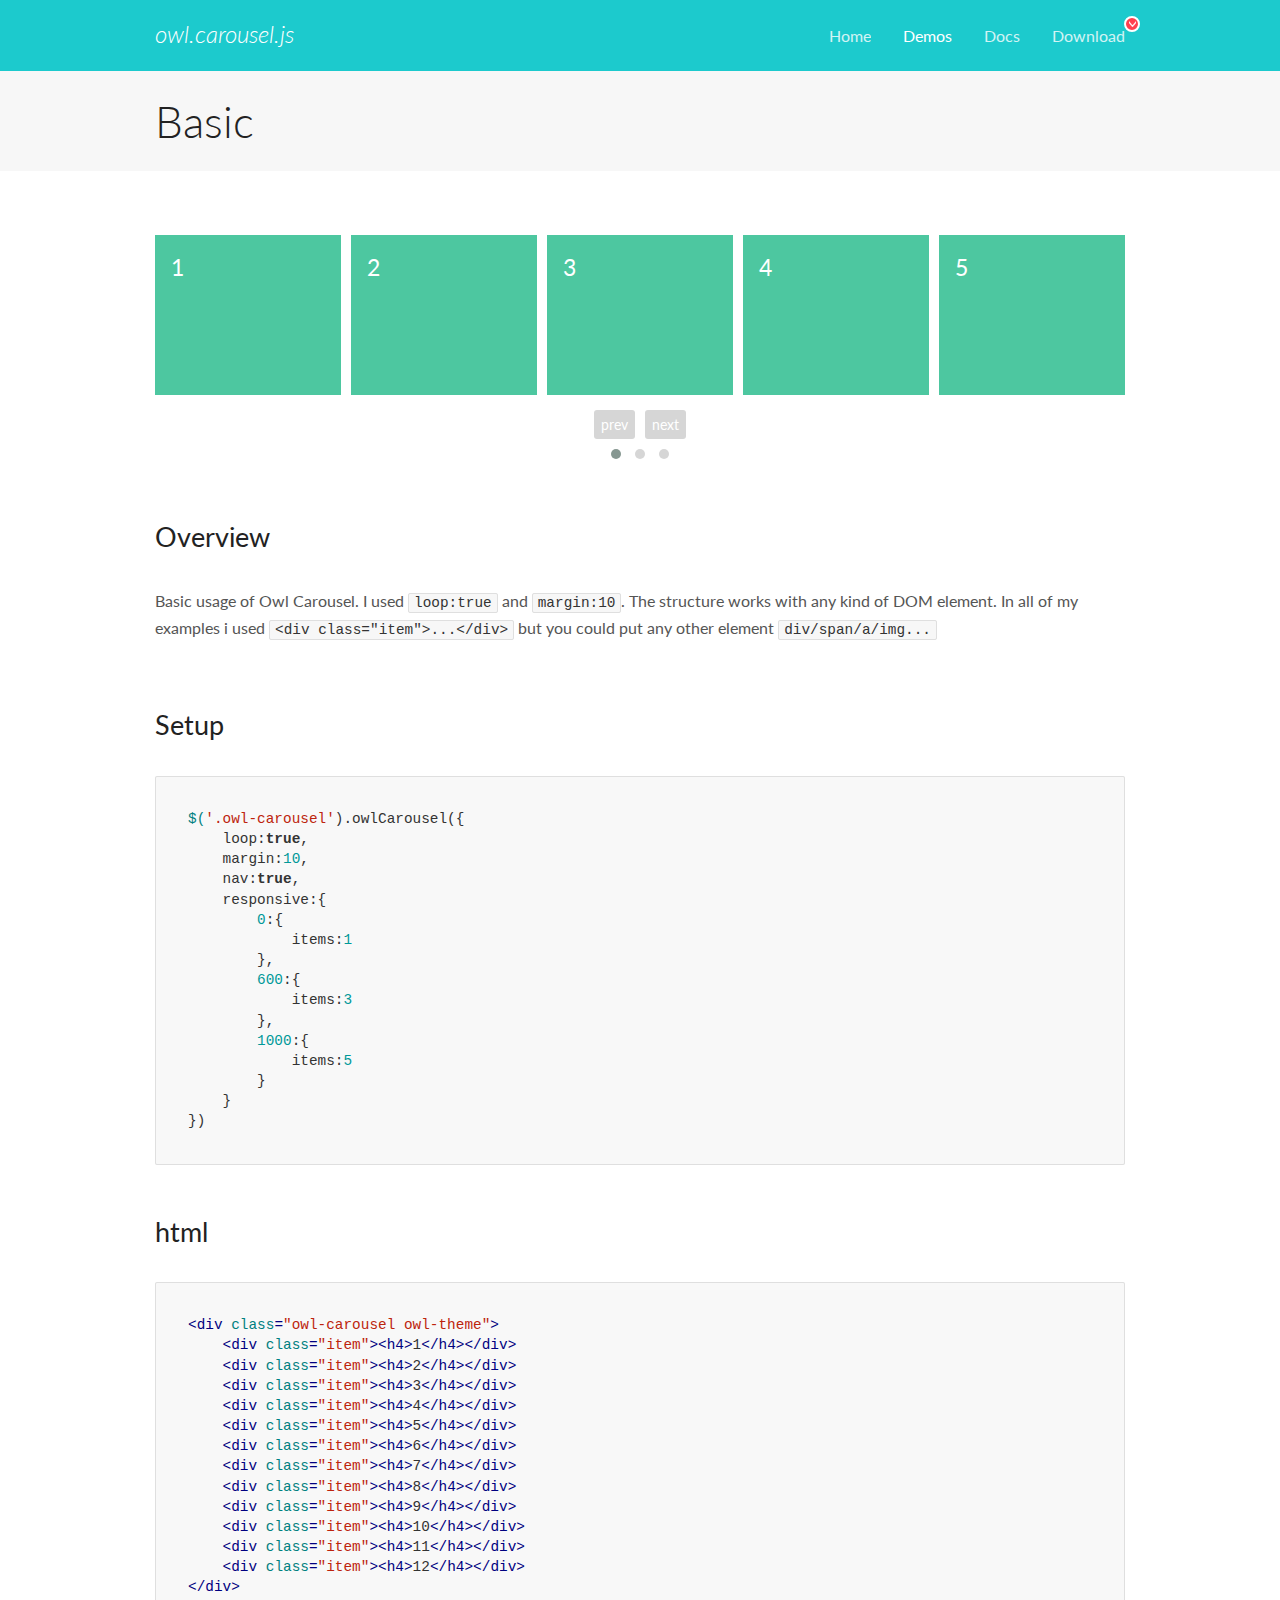
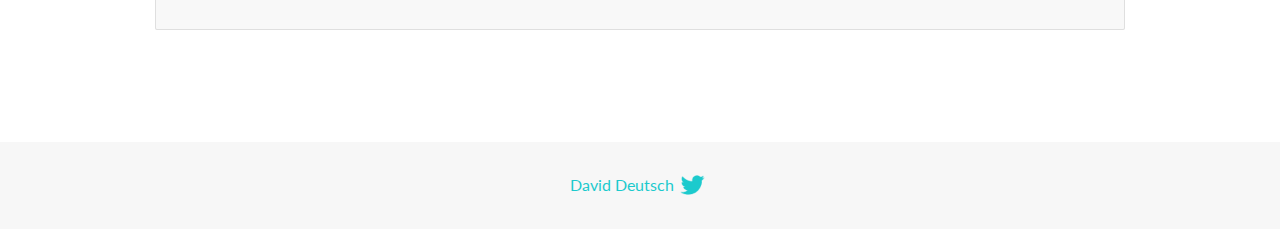
<file: assets/lib/owl.carousel/docs/demos/basic.html>
<!DOCTYPE html>
<html lang="en">
  <head>

    <!-- head -->
    <meta charset="utf-8">
    <meta name="msapplication-tap-highlight" content="no" />
    <meta name="viewport" content="width=device-width, initial-scale=1.0" />
    <meta name="description" content="Basic usage demo">
    <meta name="author" content="David Deutsch">
    <title>
      Basic Demo | Owl Carousel | 2.2.1
    </title>

    <!-- Stylesheets -->
    <link href='https://fonts.googleapis.com/css?family=Lato:300,400,700,400italic,300italic' rel='stylesheet' type='text/css'>
    <link rel="stylesheet" href="../assets/css/docs.theme.min.css">

    <!-- Owl Stylesheets -->
    <link rel="stylesheet" href="../assets/owlcarousel/assets/owl.carousel.min.css">
    <link rel="stylesheet" href="../assets/owlcarousel/assets/owl.theme.default.min.css">

    <!-- HTML5 shim and Respond.js IE8 support of HTML5 elements and media queries -->

    <!--[if lt IE 9]>
      <script src="https://oss.maxcdn.com/libs/html5shiv/3.7.0/html5shiv.js"></script>
      <script src="https://oss.maxcdn.com/libs/respond.js/1.3.0/respond.min.js"></script>
    <![endif]-->

    <!-- Favicons -->
    <link rel="apple-touch-icon-precomposed" sizes="144x144" href="../assets/ico/apple-touch-icon-144-precomposed.png">
    <link rel="shortcut icon" href="../assets/ico/favicon.png">
    <link rel="shortcut icon" href="favicon.ico">

    <!-- Yeah i know js should not be in header. Its required for demos.-->

    <!-- javascript -->
    <script src="../assets/vendors/jquery.min.js"></script>
    <script src="../assets/owlcarousel/owl.carousel.js"></script>
  </head>
  <body>

    <!-- header -->
    <header class="header">
      <div class="row">
        <div class="large-12 columns">
          <div class="brand left">
            <h3>
              <a href="/OwlCarousel2/">owl.carousel.js</a> 
            </h3>
          </div>
          <a id="toggle-nav" class="right">
            <span></span> <span></span> <span></span> 
          </a> 
          <div class="nav-bar">
            <ul class="clearfix">
              <li> <a href="/OwlCarousel2/index.html">Home</a>  </li>
              <li class="active">
                <a href="/OwlCarousel2/demos/demos.html">Demos</a> 
              </li>
              <li> <a href="/OwlCarousel2/docs/started-welcome.html">Docs</a>  </li>
              <li>
                <a href="https://github.com/OwlCarousel2/OwlCarousel2/archive/2.2.1.zip">Download</a> 
                <span class="download"></span> 
              </li>
            </ul>
          </div>
        </div>
      </div>
    </header>

    <!-- title -->
    <section class="title">
      <div class="row">
        <div class="large-12 columns">
          <h1>Basic</h1>
        </div>
      </div>
    </section>

    <!--  Demos -->
    <section id="demos">
      <div class="row">
        <div class="large-12 columns">
          <div class="owl-carousel owl-theme">
            <div class="item">
              <h4>1</h4>
            </div>
            <div class="item">
              <h4>2</h4>
            </div>
            <div class="item">
              <h4>3</h4>
            </div>
            <div class="item">
              <h4>4</h4>
            </div>
            <div class="item">
              <h4>5</h4>
            </div>
            <div class="item">
              <h4>6</h4>
            </div>
            <div class="item">
              <h4>7</h4>
            </div>
            <div class="item">
              <h4>8</h4>
            </div>
            <div class="item">
              <h4>9</h4>
            </div>
            <div class="item">
              <h4>10</h4>
            </div>
            <div class="item">
              <h4>11</h4>
            </div>
            <div class="item">
              <h4>12</h4>
            </div>
          </div>
          <h3 id="overview">Overview</h3>
          <p>Basic usage of Owl Carousel. I used <code>loop:true</code> and <code>margin:10</code>. The structure works with any kind of DOM element. In all of my examples i used <code>&lt;div class=&quot;item&quot;&gt;...&lt;/div&gt;</code> but you could
            put any other element <code>div/span/a/img...</code></p>
          <h3 id="setup">Setup</h3>
          <pre><code>$(&#39;.owl-carousel&#39;).owlCarousel({
    loop:true,
    margin:10,
    nav:true,
    responsive:{
        0:{
            items:1
        },
        600:{
            items:3
        },
        1000:{
            items:5
        }
    }
})</code></pre>
          <h3 id="html">html</h3>
          <pre><code>&lt;div class=&quot;owl-carousel owl-theme&quot;&gt;
    &lt;div class=&quot;item&quot;&gt;&lt;h4&gt;1&lt;/h4&gt;&lt;/div&gt;
    &lt;div class=&quot;item&quot;&gt;&lt;h4&gt;2&lt;/h4&gt;&lt;/div&gt;
    &lt;div class=&quot;item&quot;&gt;&lt;h4&gt;3&lt;/h4&gt;&lt;/div&gt;
    &lt;div class=&quot;item&quot;&gt;&lt;h4&gt;4&lt;/h4&gt;&lt;/div&gt;
    &lt;div class=&quot;item&quot;&gt;&lt;h4&gt;5&lt;/h4&gt;&lt;/div&gt;
    &lt;div class=&quot;item&quot;&gt;&lt;h4&gt;6&lt;/h4&gt;&lt;/div&gt;
    &lt;div class=&quot;item&quot;&gt;&lt;h4&gt;7&lt;/h4&gt;&lt;/div&gt;
    &lt;div class=&quot;item&quot;&gt;&lt;h4&gt;8&lt;/h4&gt;&lt;/div&gt;
    &lt;div class=&quot;item&quot;&gt;&lt;h4&gt;9&lt;/h4&gt;&lt;/div&gt;
    &lt;div class=&quot;item&quot;&gt;&lt;h4&gt;10&lt;/h4&gt;&lt;/div&gt;
    &lt;div class=&quot;item&quot;&gt;&lt;h4&gt;11&lt;/h4&gt;&lt;/div&gt;
    &lt;div class=&quot;item&quot;&gt;&lt;h4&gt;12&lt;/h4&gt;&lt;/div&gt;
&lt;/div&gt;</code></pre>
          <script>
            $(document).ready(function() {
              var owl = $('.owl-carousel');
              owl.owlCarousel({
                margin: 10,
                nav: true,
                loop: true,
                responsive: {
                  0: {
                    items: 1
                  },
                  600: {
                    items: 3
                  },
                  1000: {
                    items: 5
                  }
                }
              })
            })
          </script>
        </div>
      </div>
    </section>

    <!-- footer -->
    <footer class="footer">
      <div class="row">
        <div class="large-12 columns">
          <h5>
            <a href="/OwlCarousel2/docs/support-contact.html">David Deutsch</a> 
            <a id="custom-tweet-button" href="https://twitter.com/share?url=https://github.com/OwlCarousel2/OwlCarousel2&text=Owl Carousel - This is so awesome! " target="_blank"></a> 
          </h5>
        </div>
      </div>
    </footer>

    <!-- vendors -->
    <script src="../assets/vendors/highlight.js"></script>
    <script src="../assets/js/app.js"></script>
  </body>
</html>
</file>
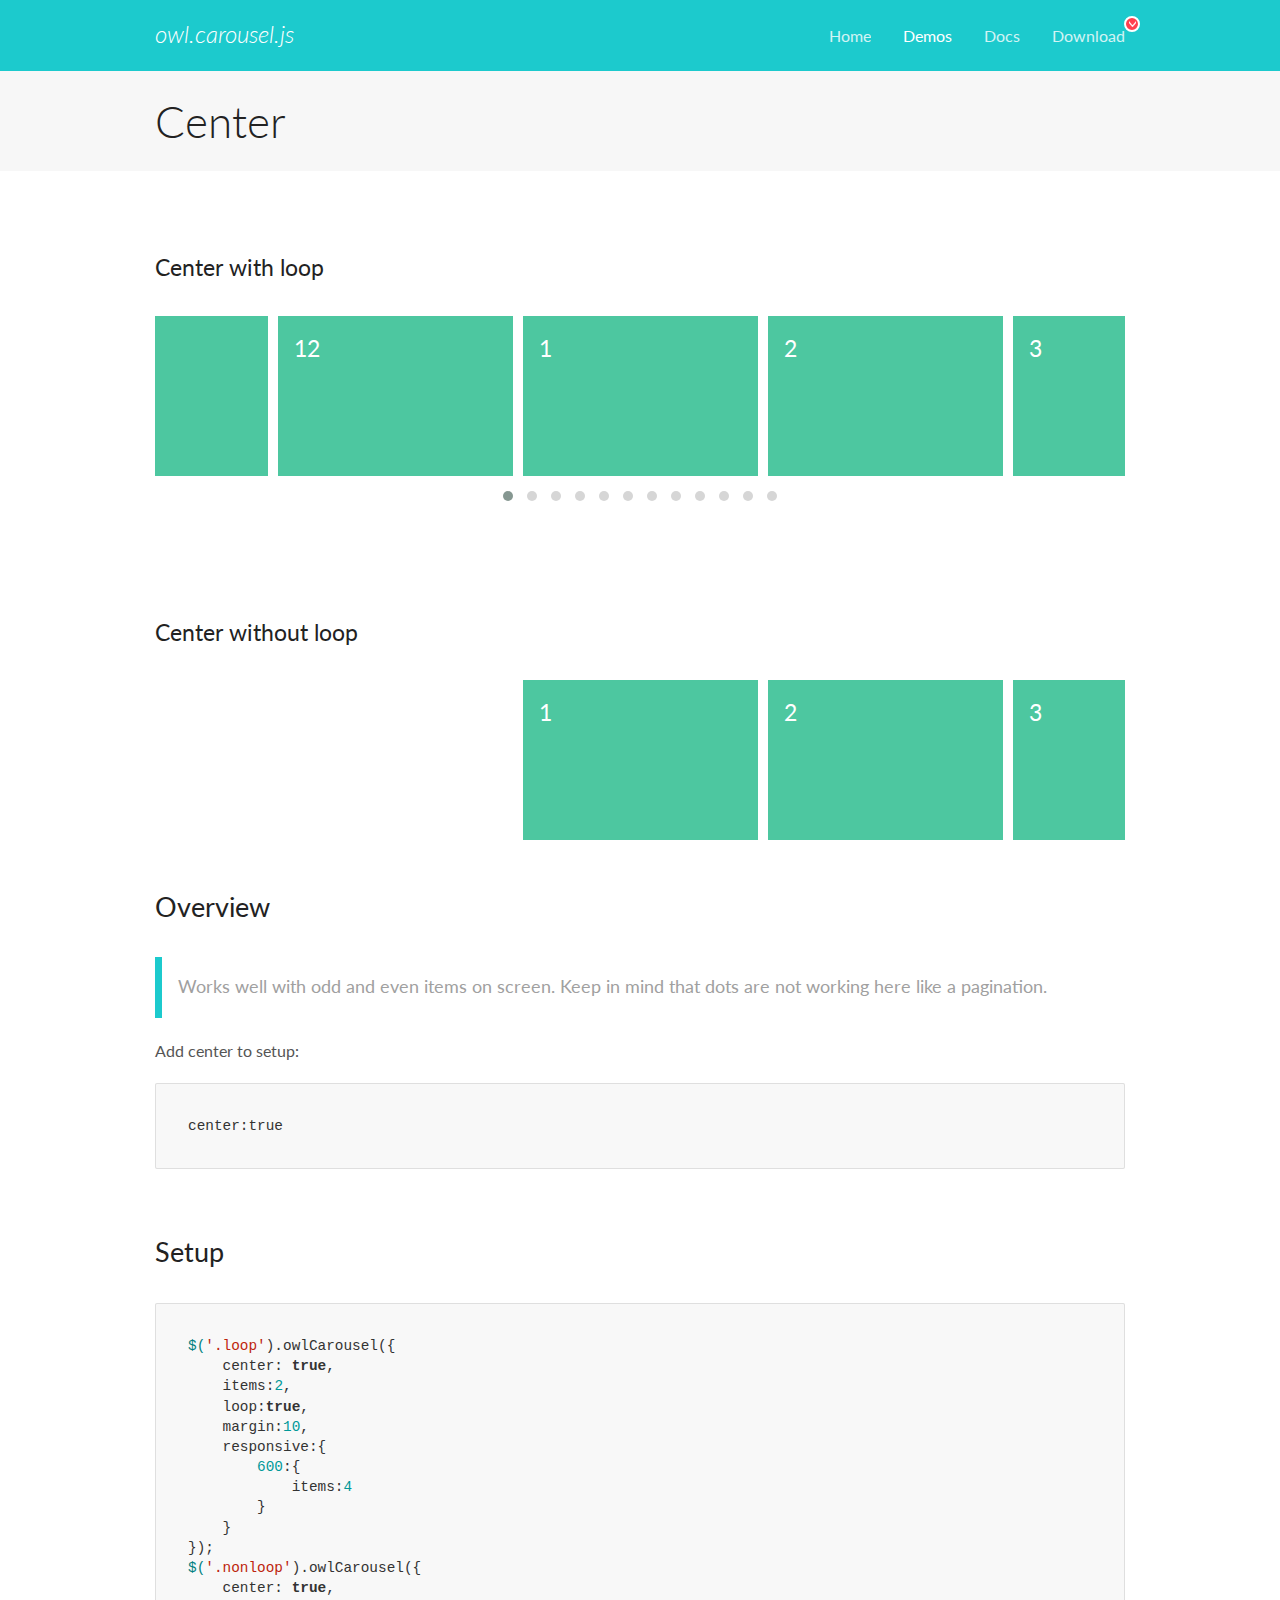
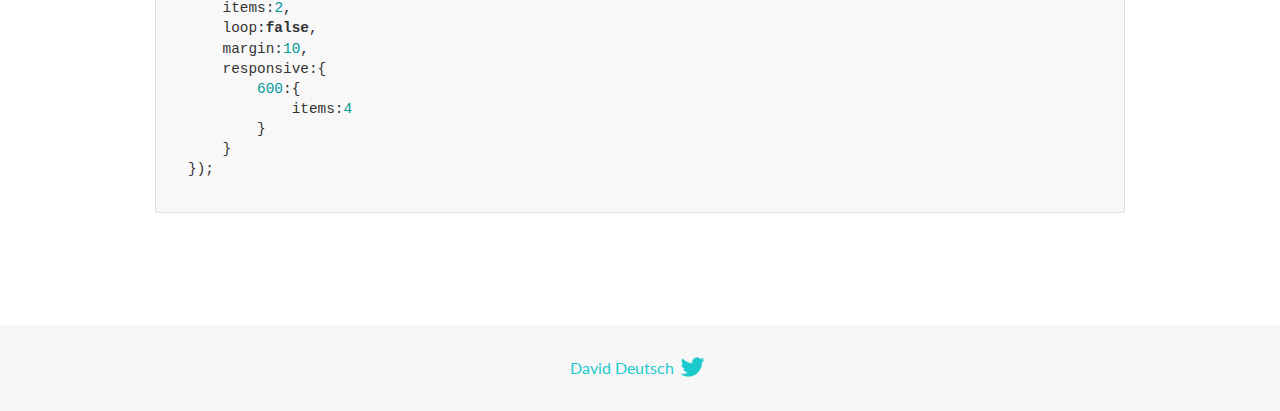
<file: assets/lib/owl.carousel/docs/demos/center.html>
<!DOCTYPE html>
<html lang="en">
  <head>

    <!-- head -->
    <meta charset="utf-8">
    <meta name="msapplication-tap-highlight" content="no" />
    <meta name="viewport" content="width=device-width, initial-scale=1.0" />
    <meta name="description" content="Center carousel">
    <meta name="author" content="David Deutsch">
    <title>
      Center Demo | Owl Carousel | 2.2.1
    </title>

    <!-- Stylesheets -->
    <link href='https://fonts.googleapis.com/css?family=Lato:300,400,700,400italic,300italic' rel='stylesheet' type='text/css'>
    <link rel="stylesheet" href="../assets/css/docs.theme.min.css">

    <!-- Owl Stylesheets -->
    <link rel="stylesheet" href="../assets/owlcarousel/assets/owl.carousel.min.css">
    <link rel="stylesheet" href="../assets/owlcarousel/assets/owl.theme.default.min.css">

    <!-- HTML5 shim and Respond.js IE8 support of HTML5 elements and media queries -->

    <!--[if lt IE 9]>
      <script src="https://oss.maxcdn.com/libs/html5shiv/3.7.0/html5shiv.js"></script>
      <script src="https://oss.maxcdn.com/libs/respond.js/1.3.0/respond.min.js"></script>
    <![endif]-->

    <!-- Favicons -->
    <link rel="apple-touch-icon-precomposed" sizes="144x144" href="../assets/ico/apple-touch-icon-144-precomposed.png">
    <link rel="shortcut icon" href="../assets/ico/favicon.png">
    <link rel="shortcut icon" href="favicon.ico">

    <!-- Yeah i know js should not be in header. Its required for demos.-->

    <!-- javascript -->
    <script src="../assets/vendors/jquery.min.js"></script>
    <script src="../assets/owlcarousel/owl.carousel.js"></script>
  </head>
  <body>

    <!-- header -->
    <header class="header">
      <div class="row">
        <div class="large-12 columns">
          <div class="brand left">
            <h3>
              <a href="/OwlCarousel2/">owl.carousel.js</a> 
            </h3>
          </div>
          <a id="toggle-nav" class="right">
            <span></span> <span></span> <span></span> 
          </a> 
          <div class="nav-bar">
            <ul class="clearfix">
              <li> <a href="/OwlCarousel2/index.html">Home</a>  </li>
              <li class="active">
                <a href="/OwlCarousel2/demos/demos.html">Demos</a> 
              </li>
              <li> <a href="/OwlCarousel2/docs/started-welcome.html">Docs</a>  </li>
              <li>
                <a href="https://github.com/OwlCarousel2/OwlCarousel2/archive/2.2.1.zip">Download</a> 
                <span class="download"></span> 
              </li>
            </ul>
          </div>
        </div>
      </div>
    </header>

    <!-- title -->
    <section class="title">
      <div class="row">
        <div class="large-12 columns">
          <h1>Center</h1>
        </div>
      </div>
    </section>

    <!--  Demos -->
    <section id="demos">
      <div class="row">
        <div class="large-12 columns">
          <h4 id="center-with-loop">Center with loop</h4>
          <div class="loop owl-carousel owl-theme">
            <div class="item">
              <h4>1</h4>
            </div>
            <div class="item">
              <h4>2</h4>
            </div>
            <div class="item">
              <h4>3</h4>
            </div>
            <div class="item">
              <h4>4</h4>
            </div>
            <div class="item">
              <h4>5</h4>
            </div>
            <div class="item">
              <h4>6</h4>
            </div>
            <div class="item">
              <h4>7</h4>
            </div>
            <div class="item">
              <h4>8</h4>
            </div>
            <div class="item">
              <h4>9</h4>
            </div>
            <div class="item">
              <h4>10</h4>
            </div>
            <div class="item">
              <h4>11</h4>
            </div>
            <div class="item">
              <h4>12</h4>
            </div>
          </div>
          <br>
          <h4 id="center-without-loop">Center without loop</h4>
          <div class="nonloop owl-carousel">
            <div class="item">
              <h4>1</h4>
            </div>
            <div class="item">
              <h4>2</h4>
            </div>
            <div class="item">
              <h4>3</h4>
            </div>
            <div class="item">
              <h4>4</h4>
            </div>
            <div class="item">
              <h4>5</h4>
            </div>
            <div class="item">
              <h4>6</h4>
            </div>
            <div class="item">
              <h4>7</h4>
            </div>
            <div class="item">
              <h4>8</h4>
            </div>
            <div class="item">
              <h4>9</h4>
            </div>
            <div class="item">
              <h4>10</h4>
            </div>
            <div class="item">
              <h4>11</h4>
            </div>
            <div class="item">
              <h4>12</h4>
            </div>
          </div>
          <h3 id="overview">Overview</h3>
          <blockquote>
            <p>Works well with odd and even items on screen. Keep in mind that dots are not working here like a pagination.</p>
          </blockquote>
          <p>Add center to setup:</p>
          <pre><code>center:true</code></pre>
          <h3 id="setup">Setup</h3>
          <pre><code>$(&#39;.loop&#39;).owlCarousel({
    center: true,
    items:2,
    loop:true,
    margin:10,
    responsive:{
        600:{
            items:4
        }
    }
});
$(&#39;.nonloop&#39;).owlCarousel({
    center: true,
    items:2,
    loop:false,
    margin:10,
    responsive:{
        600:{
            items:4
        }
    }
});</code></pre>
          <script>
            jQuery(document).ready(function($) {
              $('.loop').owlCarousel({
                center: true,
                items: 2,
                loop: true,
                margin: 10,
                responsive: {
                  600: {
                    items: 4
                  }
                }
              });
              $('.nonloop').owlCarousel({
                center: true,
                items: 2,
                loop: false,
                margin: 10,
                responsive: {
                  600: {
                    items: 4
                  }
                }
              });
            });
          </script>
        </div>
      </div>
    </section>

    <!-- footer -->
    <footer class="footer">
      <div class="row">
        <div class="large-12 columns">
          <h5>
            <a href="/OwlCarousel2/docs/support-contact.html">David Deutsch</a> 
            <a id="custom-tweet-button" href="https://twitter.com/share?url=https://github.com/OwlCarousel2/OwlCarousel2&text=Owl Carousel - This is so awesome! " target="_blank"></a> 
          </h5>
        </div>
      </div>
    </footer>

    <!-- vendors -->
    <script src="../assets/vendors/highlight.js"></script>
    <script src="../assets/js/app.js"></script>
  </body>
</html>
</file>
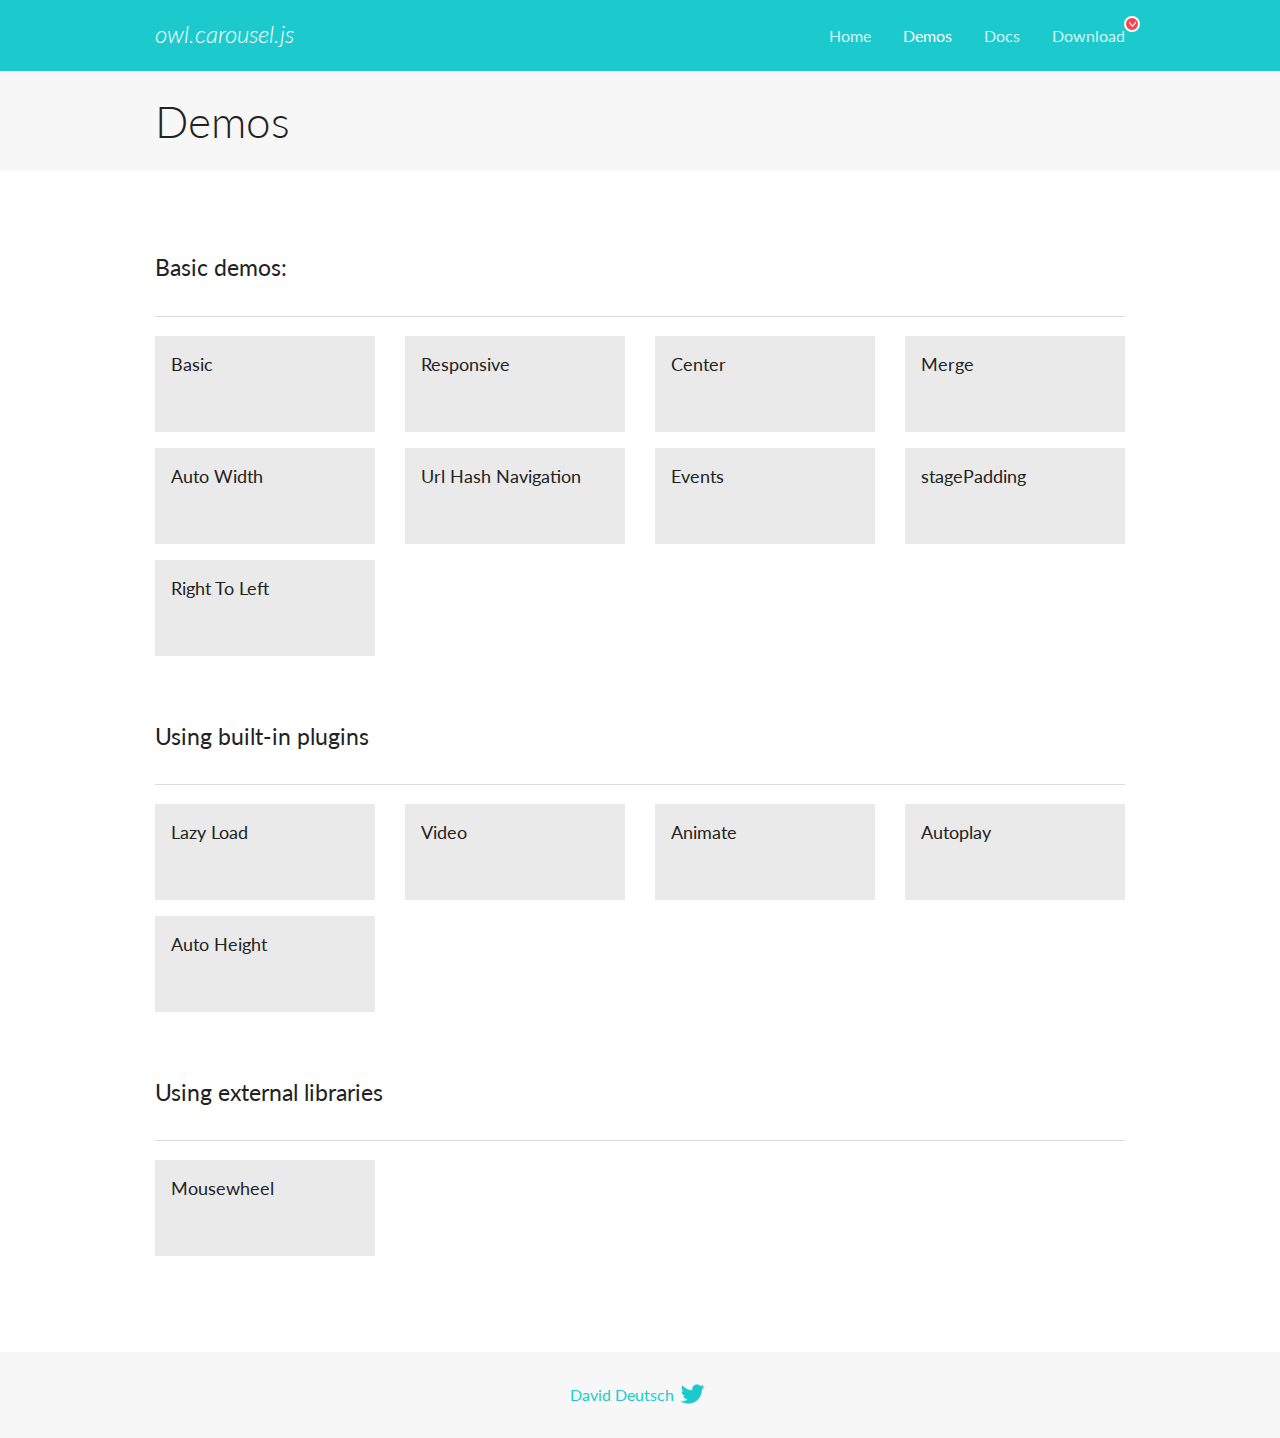
<file: assets/lib/owl.carousel/docs/demos/demos.html>
<!DOCTYPE html>
<html lang="en">
  <head>

    <!-- head -->
    <meta charset="utf-8">
    <meta name="msapplication-tap-highlight" content="no" />
    <meta name="viewport" content="width=device-width, initial-scale=1.0" />
    <meta name="description" content="A list of Owl Carousel examples.">
    <meta name="author" content="David Deutsch">
    <title>
      Demos | Owl Carousel | 2.2.1
    </title>

    <!-- Stylesheets -->
    <link href='https://fonts.googleapis.com/css?family=Lato:300,400,700,400italic,300italic' rel='stylesheet' type='text/css'>
    <link rel="stylesheet" href="../assets/css/docs.theme.min.css">

    <!-- Owl Stylesheets -->
    <link rel="stylesheet" href="../assets/owlcarousel/assets/owl.carousel.min.css">
    <link rel="stylesheet" href="../assets/owlcarousel/assets/owl.theme.default.min.css">

    <!-- HTML5 shim and Respond.js IE8 support of HTML5 elements and media queries -->

    <!--[if lt IE 9]>
      <script src="https://oss.maxcdn.com/libs/html5shiv/3.7.0/html5shiv.js"></script>
      <script src="https://oss.maxcdn.com/libs/respond.js/1.3.0/respond.min.js"></script>
    <![endif]-->

    <!-- Favicons -->
    <link rel="apple-touch-icon-precomposed" sizes="144x144" href="../assets/ico/apple-touch-icon-144-precomposed.png">
    <link rel="shortcut icon" href="../assets/ico/favicon.png">
    <link rel="shortcut icon" href="favicon.ico">

    <!-- Yeah i know js should not be in header. Its required for demos.-->

    <!-- javascript -->
    <script src="../assets/vendors/jquery.min.js"></script>
    <script src="../assets/owlcarousel/owl.carousel.js"></script>
  </head>
  <body>

    <!-- header -->
    <header class="header">
      <div class="row">
        <div class="large-12 columns">
          <div class="brand left">
            <h3>
              <a href="/OwlCarousel2/">owl.carousel.js</a> 
            </h3>
          </div>
          <a id="toggle-nav" class="right">
            <span></span> <span></span> <span></span> 
          </a> 
          <div class="nav-bar">
            <ul class="clearfix">
              <li> <a href="/OwlCarousel2/index.html">Home</a>  </li>
              <li class="active">
                <a href="/OwlCarousel2/demos/demos.html">Demos</a> 
              </li>
              <li> <a href="/OwlCarousel2/docs/started-welcome.html">Docs</a>  </li>
              <li>
                <a href="https://github.com/OwlCarousel2/OwlCarousel2/archive/2.2.1.zip">Download</a> 
                <span class="download"></span> 
              </li>
            </ul>
          </div>
        </div>
      </div>
    </header>

    <!-- title -->
    <section class="title">
      <div class="row">
        <div class="large-12 columns">
          <h1>Demos</h1>
        </div>
      </div>
    </section>

    <!--  Demos -->
    <section id="demos">
      <div class="row">
        <div class="large-12 columns">
          <h4 id="basic-demos-">Basic demos:</h4>
          <hr>
          <div class="demo-list">
            <div class="row">
              <div class="small-6 medium-4 large-3 columns">
                <a href="basic.html" class="demo-block">
                  <h5>Basic </h5>
                </a> 
              </div>
              <div class="small-6 medium-4 large-3 columns">
                <a href="responsive.html" class="demo-block">
                  <h5>Responsive </h5>
                </a> 
              </div>
              <div class="small-6 medium-4 large-3 columns">
                <a href="center.html" class="demo-block">
                  <h5>Center </h5>
                </a> 
              </div>
              <div class="small-6 medium-4 large-3 columns">
                <a href="merge.html" class="demo-block">
                  <h5>Merge </h5>
                </a> 
              </div>
              <div class="small-6 medium-4 large-3 columns">
                <a href="autowidth.html" class="demo-block">
                  <h5>Auto Width </h5>
                </a> 
              </div>
              <div class="small-6 medium-4 large-3 columns">
                <a href="urlhashnav.html" class="demo-block">
                  <h5>Url Hash Navigation </h5>
                </a> 
              </div>
              <div class="small-6 medium-4 large-3 columns">
                <a href="events.html" class="demo-block">
                  <h5>Events </h5>
                </a> 
              </div>
              <div class="small-6 medium-4 large-3 columns">
                <a href="stagepadding.html" class="demo-block">
                  <h5>stagePadding </h5>
                </a> 
              </div>
              <div class="small-6 medium-4 large-3 columns">
                <a href="rtl.html" class="demo-block">
                  <h5>Right To Left </h5>
                </a> 
              </div>
            </div>
          </div>
          <h4 id="using-built-in-plugins">Using built-in plugins</h4>
          <hr>
          <div class="demo-list">
            <div class="row">
              <div class="small-6 medium-4 large-3 columns">
                <a href="lazyLoad.html" class="demo-block">
                  <h5>Lazy Load </h5>
                </a> 
              </div>
              <div class="small-6 medium-4 large-3 columns">
                <a href="video.html" class="demo-block">
                  <h5>Video </h5>
                </a> 
              </div>
              <div class="small-6 medium-4 large-3 columns">
                <a href="animate.html" class="demo-block">
                  <h5>Animate </h5>
                </a> 
              </div>
              <div class="small-6 medium-4 large-3 columns">
                <a href="autoplay.html" class="demo-block">
                  <h5>Autoplay </h5>
                </a> 
              </div>
              <div class="small-6 medium-4 large-3 columns">
                <a href="autoheight.html" class="demo-block">
                  <h5>Auto Height </h5>
                </a> 
              </div>
            </div>
          </div>
          <h4 id="using-external-libraries">Using external libraries</h4>
          <hr>
          <div class="demo-list">
            <div class="row">
              <div class="small-6 medium-4 large-3 columns">
                <a href="mousewheel.html" class="demo-block">
                  <h5>Mousewheel </h5>
                </a> 
              </div>
            </div>
          </div>
        </div>
      </div>
    </section>

    <!-- footer -->
    <footer class="footer">
      <div class="row">
        <div class="large-12 columns">
          <h5>
            <a href="/OwlCarousel2/docs/support-contact.html">David Deutsch</a> 
            <a id="custom-tweet-button" href="https://twitter.com/share?url=https://github.com/OwlCarousel2/OwlCarousel2&text=Owl Carousel - This is so awesome! " target="_blank"></a> 
          </h5>
        </div>
      </div>
    </footer>

    <!-- vendors -->
    <script src="../assets/vendors/highlight.js"></script>
    <script src="../assets/js/app.js"></script>
  </body>
</html>
</file>
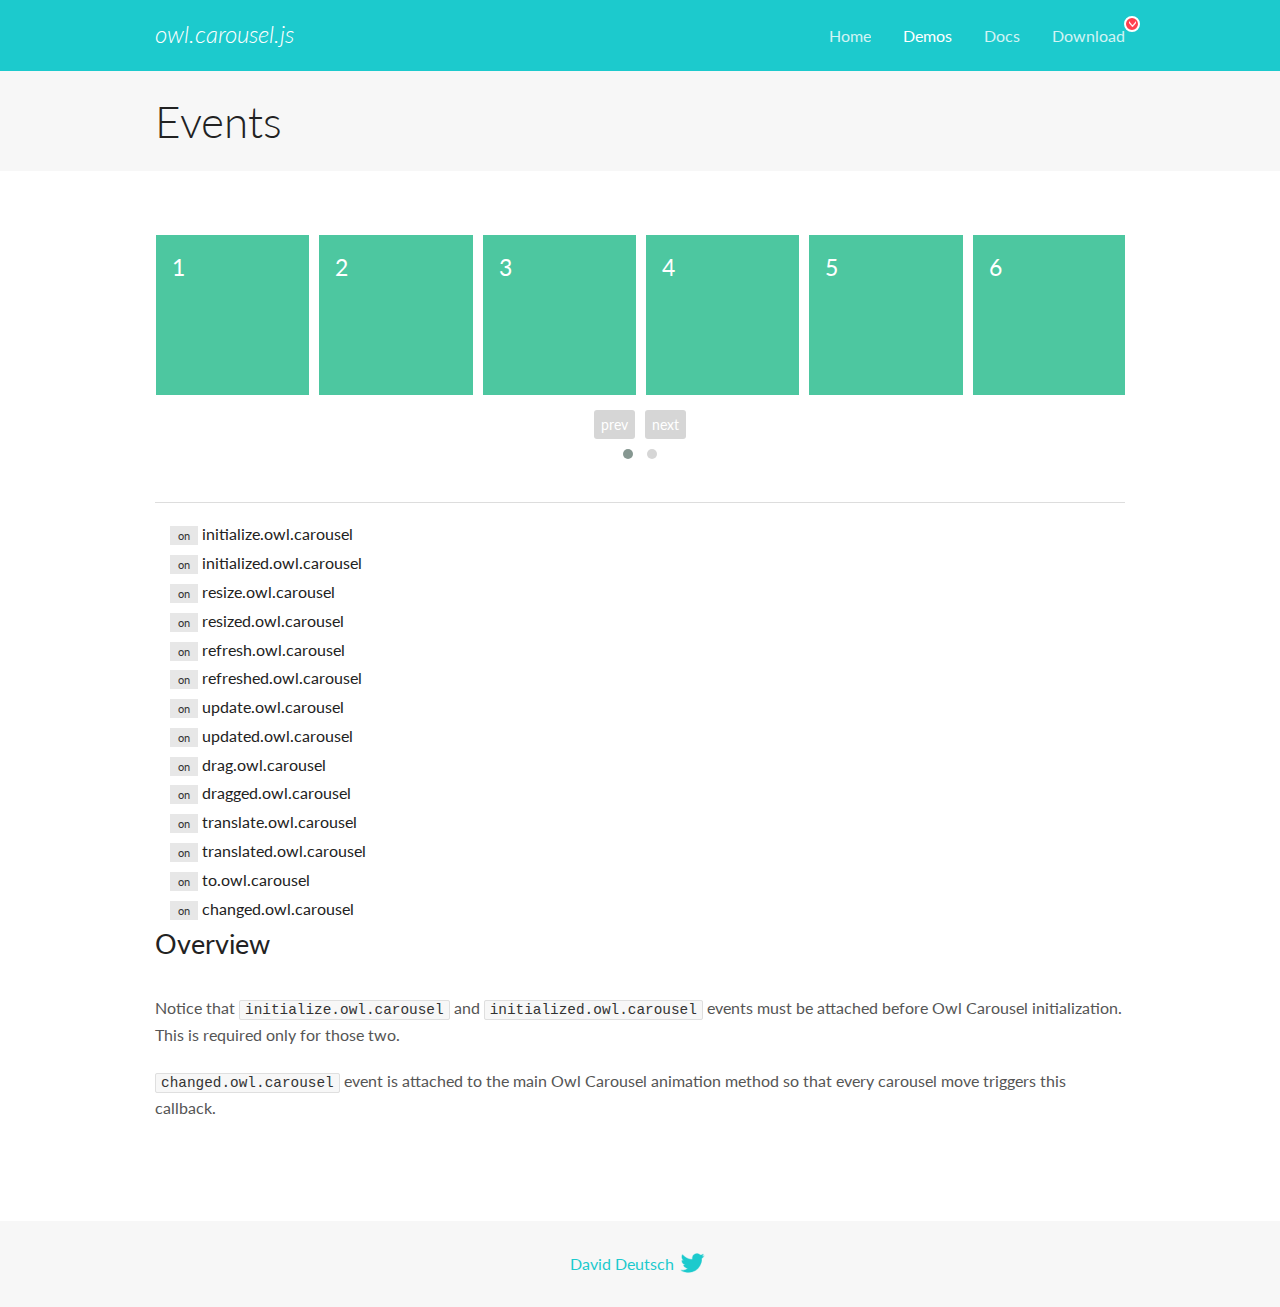
<file: assets/lib/owl.carousel/docs/demos/events.html>
<!DOCTYPE html>
<html lang="en">
  <head>

    <!-- head -->
    <meta charset="utf-8">
    <meta name="msapplication-tap-highlight" content="no" />
    <meta name="viewport" content="width=device-width, initial-scale=1.0" />
    <meta name="description" content="Events usage demo">
    <meta name="author" content="David Deutsch">
    <title>
      Events Demo | Owl Carousel | 2.2.1
    </title>

    <!-- Stylesheets -->
    <link href='https://fonts.googleapis.com/css?family=Lato:300,400,700,400italic,300italic' rel='stylesheet' type='text/css'>
    <link rel="stylesheet" href="../assets/css/docs.theme.min.css">

    <!-- Owl Stylesheets -->
    <link rel="stylesheet" href="../assets/owlcarousel/assets/owl.carousel.min.css">
    <link rel="stylesheet" href="../assets/owlcarousel/assets/owl.theme.default.min.css">

    <!-- HTML5 shim and Respond.js IE8 support of HTML5 elements and media queries -->

    <!--[if lt IE 9]>
      <script src="https://oss.maxcdn.com/libs/html5shiv/3.7.0/html5shiv.js"></script>
      <script src="https://oss.maxcdn.com/libs/respond.js/1.3.0/respond.min.js"></script>
    <![endif]-->

    <!-- Favicons -->
    <link rel="apple-touch-icon-precomposed" sizes="144x144" href="../assets/ico/apple-touch-icon-144-precomposed.png">
    <link rel="shortcut icon" href="../assets/ico/favicon.png">
    <link rel="shortcut icon" href="favicon.ico">

    <!-- Yeah i know js should not be in header. Its required for demos.-->

    <!-- javascript -->
    <script src="../assets/vendors/jquery.min.js"></script>
    <script src="../assets/owlcarousel/owl.carousel.js"></script>
  </head>
  <body>

    <!-- header -->
    <header class="header">
      <div class="row">
        <div class="large-12 columns">
          <div class="brand left">
            <h3>
              <a href="/OwlCarousel2/">owl.carousel.js</a> 
            </h3>
          </div>
          <a id="toggle-nav" class="right">
            <span></span> <span></span> <span></span> 
          </a> 
          <div class="nav-bar">
            <ul class="clearfix">
              <li> <a href="/OwlCarousel2/index.html">Home</a>  </li>
              <li class="active">
                <a href="/OwlCarousel2/demos/demos.html">Demos</a> 
              </li>
              <li> <a href="/OwlCarousel2/docs/started-welcome.html">Docs</a>  </li>
              <li>
                <a href="https://github.com/OwlCarousel2/OwlCarousel2/archive/2.2.1.zip">Download</a> 
                <span class="download"></span> 
              </li>
            </ul>
          </div>
        </div>
      </div>
    </header>

    <!-- title -->
    <section class="title">
      <div class="row">
        <div class="large-12 columns">
          <h1>Events</h1>
        </div>
      </div>
    </section>

    <!--  Demos -->
    <section id="demos">
      <div class="row">
        <div class="large-12 columns">
          <div class="owl-carousel owl-theme">
            <div class="item">
              <h4>1</h4>
            </div>
            <div class="item">
              <h4>2</h4>
            </div>
            <div class="item">
              <h4>3</h4>
            </div>
            <div class="item">
              <h4>4</h4>
            </div>
            <div class="item">
              <h4>5</h4>
            </div>
            <div class="item">
              <h4>6</h4>
            </div>
            <div class="item">
              <h4>7</h4>
            </div>
            <div class="item">
              <h4>8</h4>
            </div>
            <div class="item">
              <h4>9</h4>
            </div>
            <div class="item">
              <h4>10</h4>
            </div>
            <div class="item">
              <h4>11</h4>
            </div>
            <div class="item">
              <h4>12</h4>
            </div>
          </div>
          <hr>
          <div class="large-12 columns callbacks">
            <div><span class="label secondary initialize">on</span>  initialize.owl.carousel </div>
            <div><span class="label secondary initialized">on</span>  initialized.owl.carousel </div>
            <div><span class="label secondary resize">on</span>  resize.owl.carousel </div>
            <div><span class="label secondary resized">on</span>  resized.owl.carousel </div>
            <div><span class="label secondary refresh">on</span>  refresh.owl.carousel </div>
            <div><span class="label secondary refreshed">on</span>  refreshed.owl.carousel </div>
            <div><span class="label secondary update">on</span>  update.owl.carousel </div>
            <div><span class="label secondary updated">on</span>  updated.owl.carousel </div>
            <div><span class="label secondary drag">on</span>  drag.owl.carousel </div>
            <div><span class="label secondary dragged">on</span>  dragged.owl.carousel </div>
            <div><span class="label secondary translate">on</span>  translate.owl.carousel </div>
            <div><span class="label secondary translated">on</span>  translated.owl.carousel </div>
            <div><span class="label secondary to">on</span>  to.owl.carousel </div>
            <div><span class="label secondary changed">on</span>  changed.owl.carousel </div>
          </div>
          <h3 id="overview">Overview</h3>
          <p>Notice that <code>initialize.owl.carousel</code> and <code>initialized.owl.carousel</code> events must be attached before Owl Carousel initialization. This is required only for those two.</p>
          <p><code>changed.owl.carousel</code> event is attached to the main Owl Carousel animation method so that every carousel move triggers this callback.</p>
          <script>
            jQuery(document).ready(function($) {
              var owl = $('.owl-carousel');
              owl.on('initialize.owl.carousel initialized.owl.carousel ' +
                'initialize.owl.carousel initialize.owl.carousel ' +
                'resize.owl.carousel resized.owl.carousel ' +
                'refresh.owl.carousel refreshed.owl.carousel ' +
                'update.owl.carousel updated.owl.carousel ' +
                'drag.owl.carousel dragged.owl.carousel ' +
                'translate.owl.carousel translated.owl.carousel ' +
                'to.owl.carousel changed.owl.carousel',
                function(e) {
                  $('.' + e.type)
                    .removeClass('secondary')
                    .addClass('success');
                  window.setTimeout(function() {
                    $('.' + e.type)
                      .removeClass('success')
                      .addClass('secondary');
                  }, 500);
                });
              owl.owlCarousel({
                loop: true,
                nav: true,
                lazyLoad: true,
                margin: 10,
                video: true,
                responsive: {
                  0: {
                    items: 1
                  },
                  600: {
                    items: 3
                  },
                  960: {
                    items: 5,
                  },
                  1200: {
                    items: 6
                  }
                }
              });
            });
          </script>
        </div>
      </div>
    </section>

    <!-- footer -->
    <footer class="footer">
      <div class="row">
        <div class="large-12 columns">
          <h5>
            <a href="/OwlCarousel2/docs/support-contact.html">David Deutsch</a> 
            <a id="custom-tweet-button" href="https://twitter.com/share?url=https://github.com/OwlCarousel2/OwlCarousel2&text=Owl Carousel - This is so awesome! " target="_blank"></a> 
          </h5>
        </div>
      </div>
    </footer>

    <!-- vendors -->
    <script src="../assets/vendors/highlight.js"></script>
    <script src="../assets/js/app.js"></script>
  </body>
</html>
</file>
